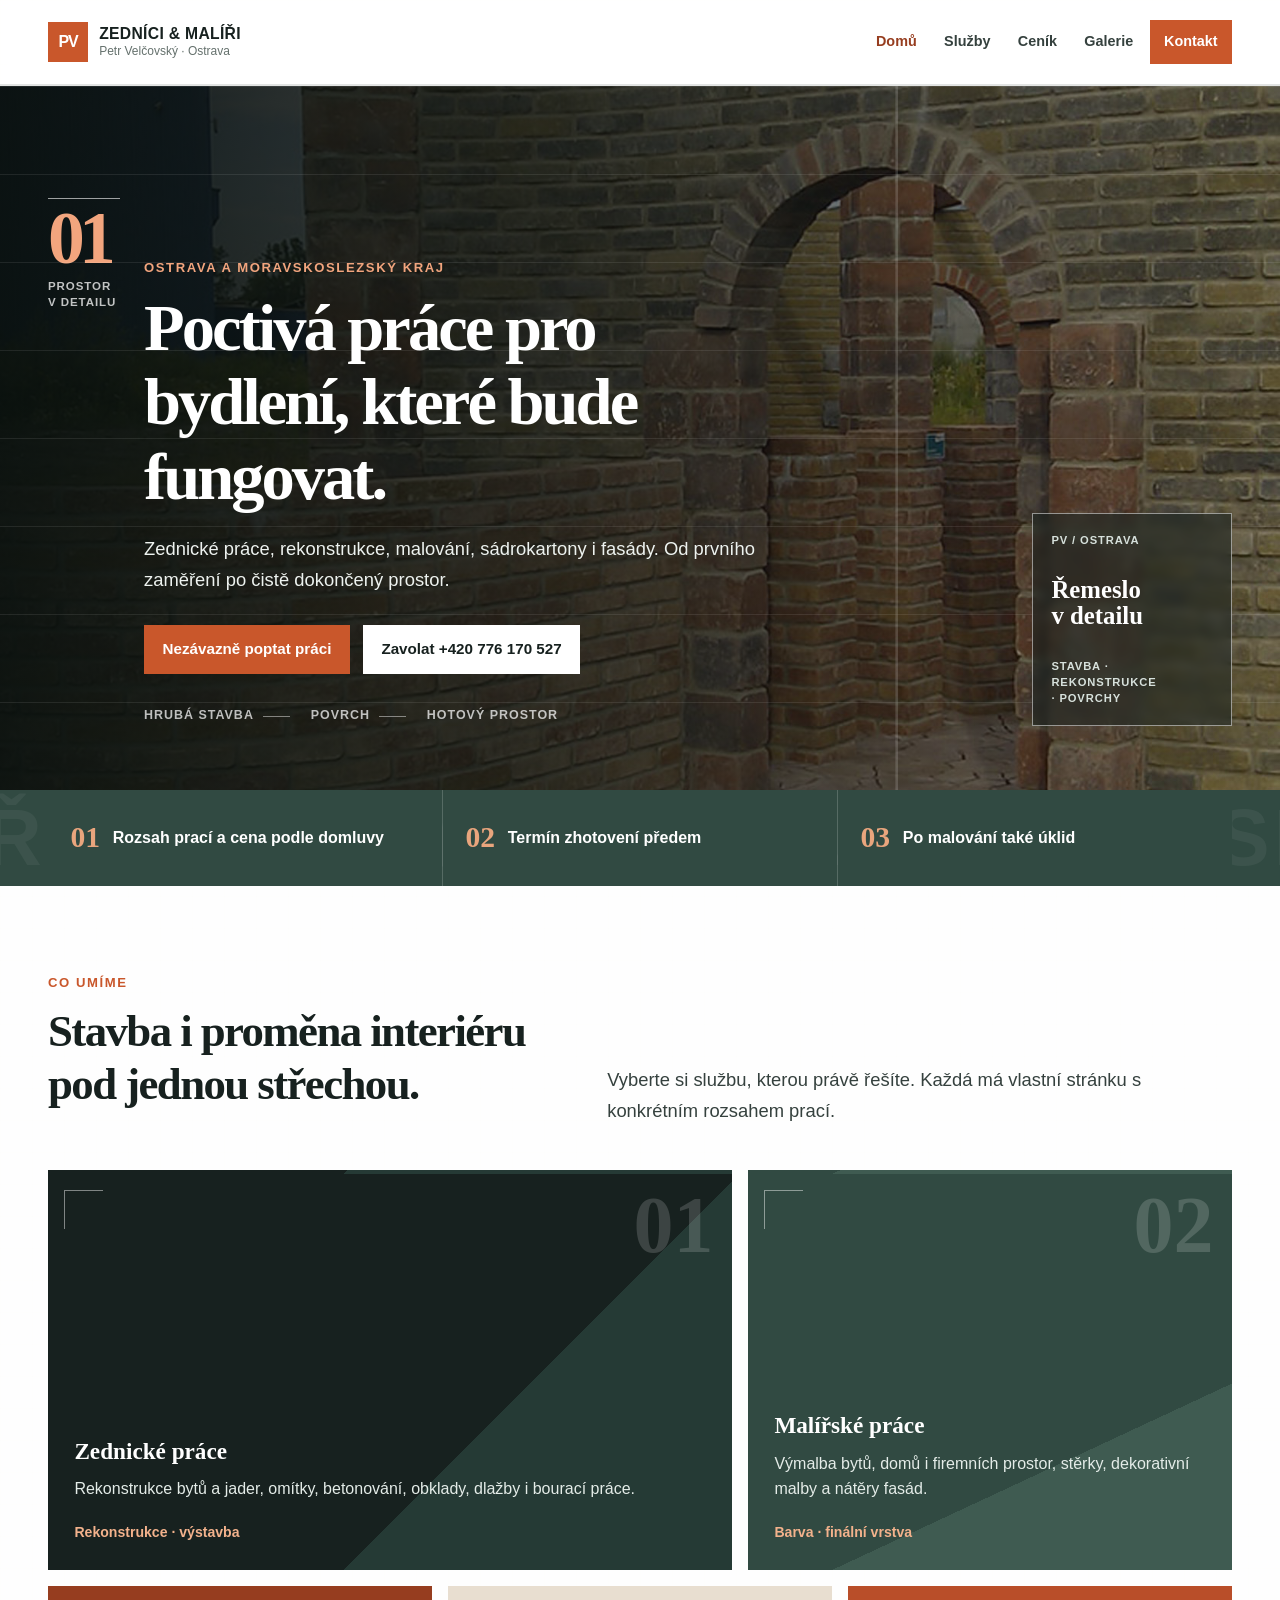
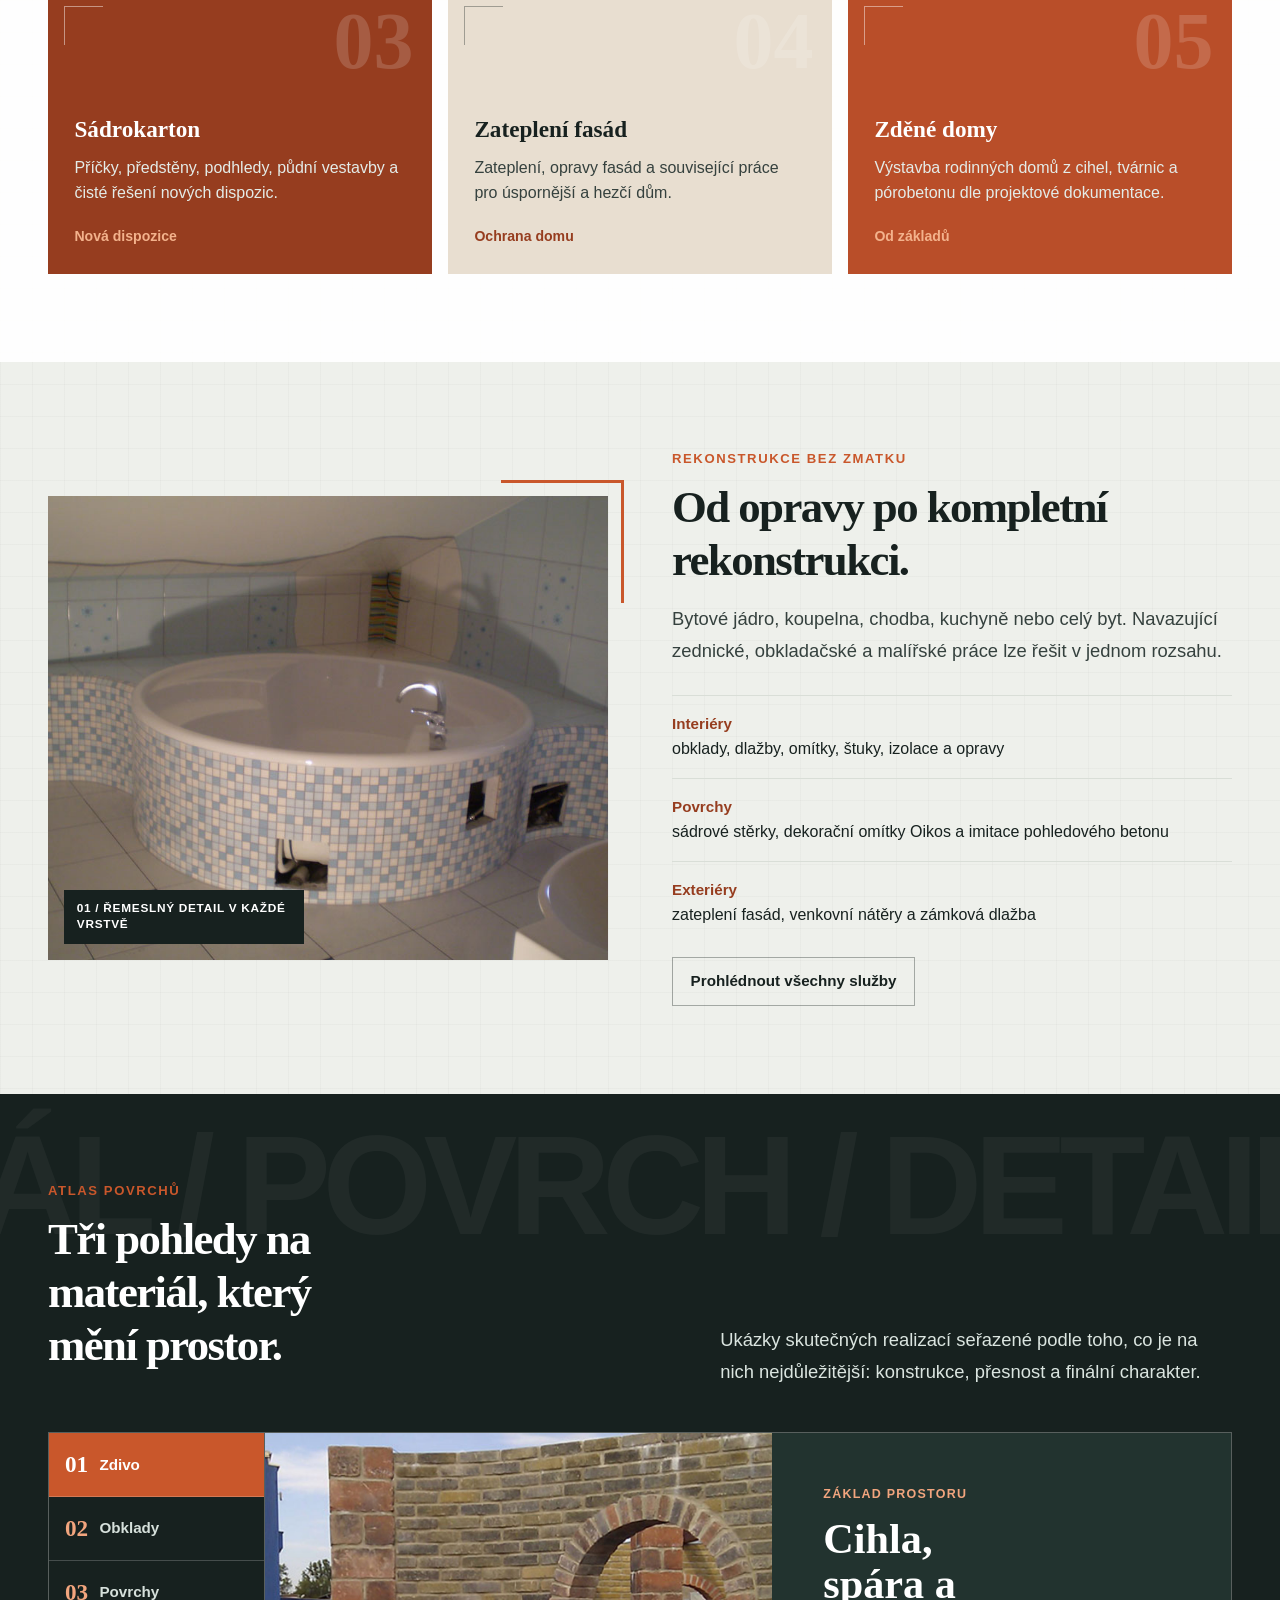
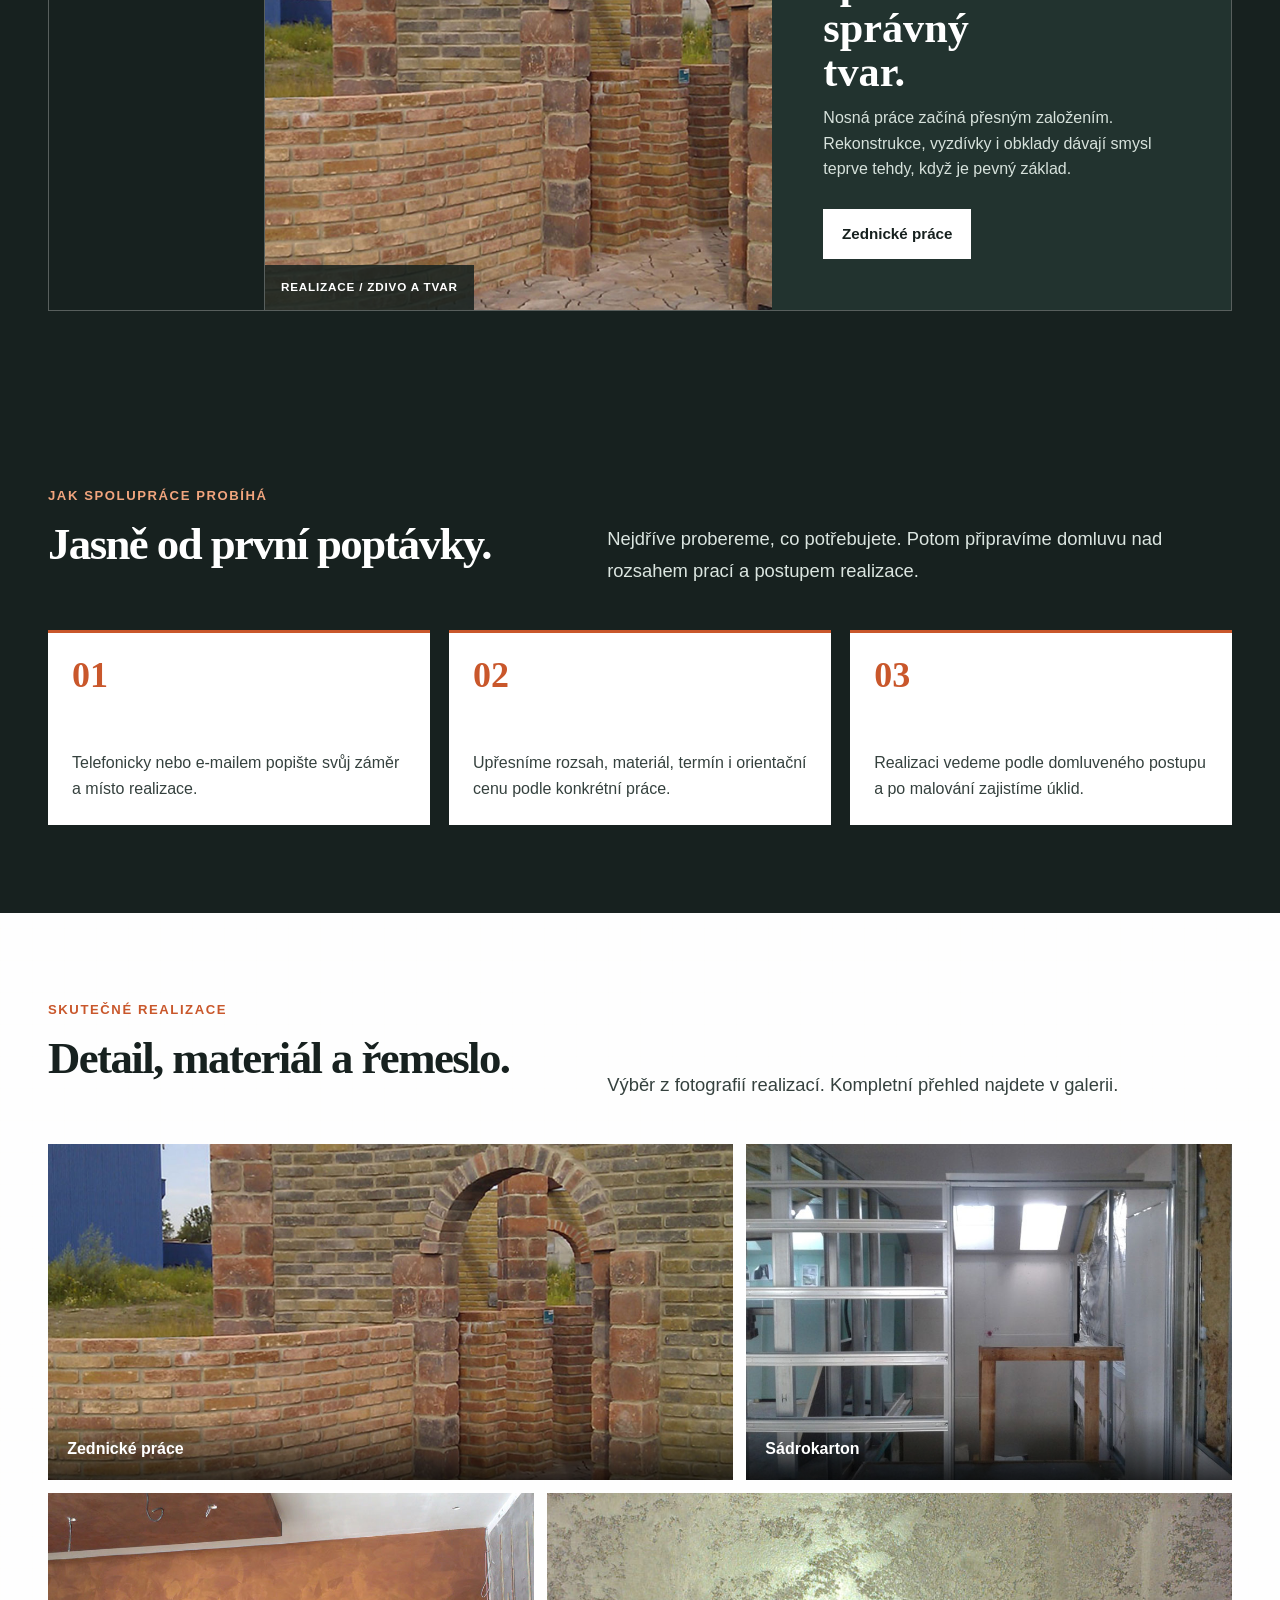
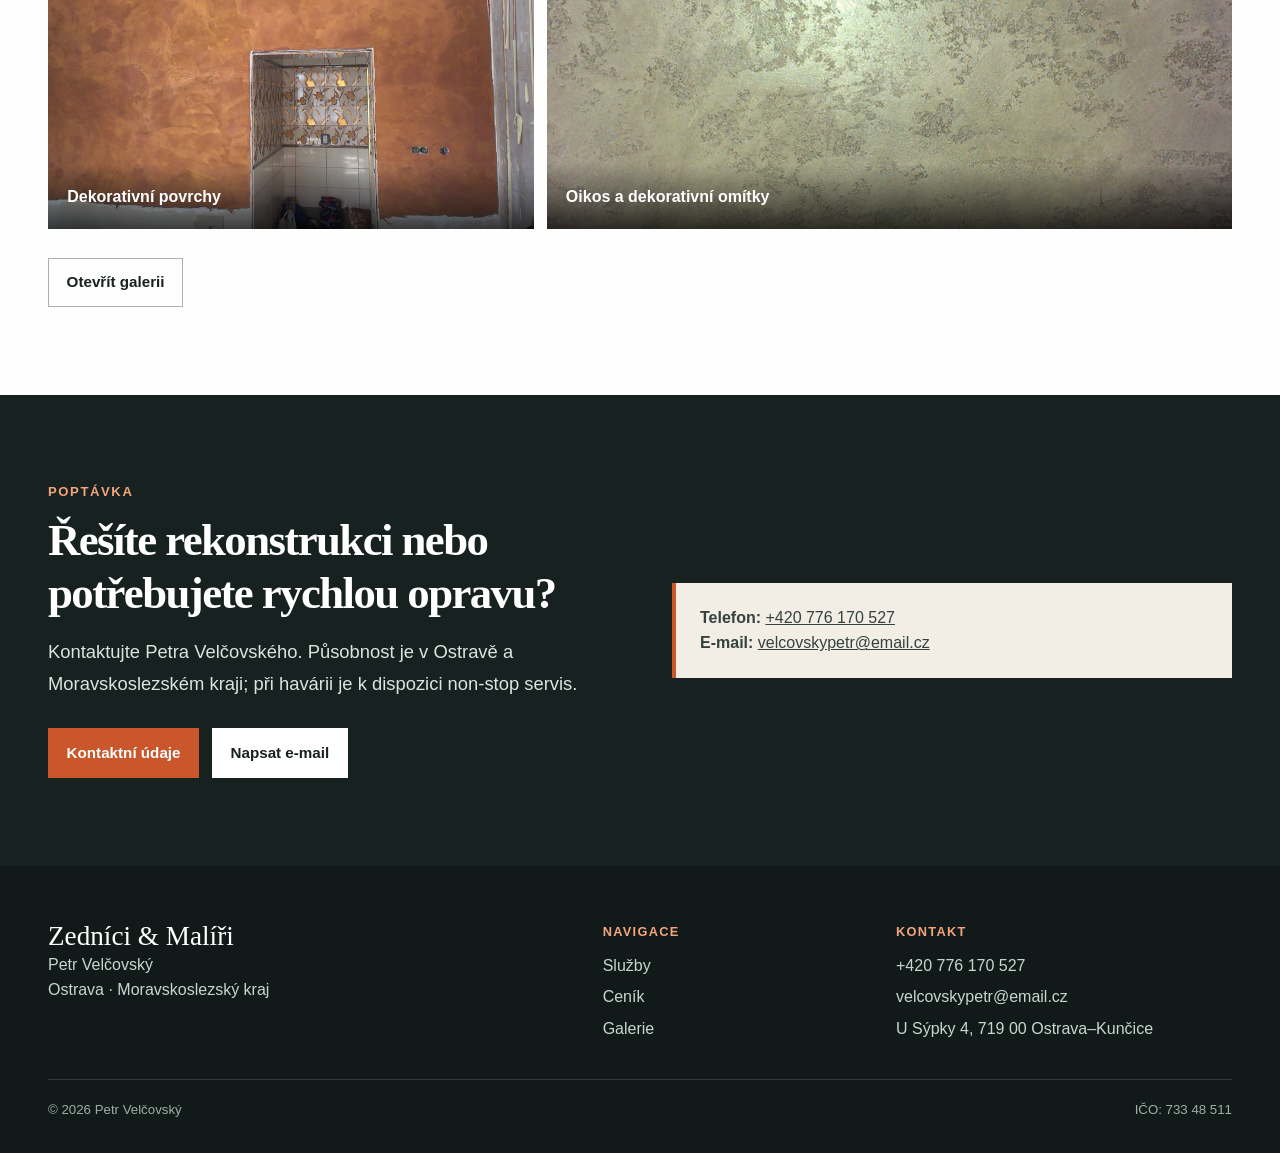
<file: index.html>
<!doctype html>
<html lang="cs">
<head>
  <meta charset="utf-8">
  <meta name="viewport" content="width=device-width, initial-scale=1">
  <meta name="description" content="Zednické, malířské a rekonstrukční práce Petra Velčovského v Ostravě a Moravskoslezském kraji.">
  <meta name="theme-color" content="#17211f">
  <link rel="icon" type="image/svg+xml" href="data:image/svg+xml,%3Csvg xmlns='http://www.w3.org/2000/svg' viewBox='0 0 64 64'%3E%3Crect width='64' height='64' fill='%23c9572b'/%3E%3Cpath d='M17 46V18h12c9 0 14 5 14 13s-5 13-14 13h-5v2H17zm7-9h5c4 0 7-2 7-6s-3-6-7-6h-5v12z' fill='white'/%3E%3C/svg%3E">
  <link rel="stylesheet" href="style.css">
  <script src="script.js" defer></script>
  <title>Zedníci &amp; Malíři | Petr Velčovský · Ostrava</title>
</head>
<body>
  <a class="skip-link" href="#obsah">Přeskočit na obsah</a>
  <header class="site-header">
    <div class="wrap header-inner">
      <a class="brand" href="index.html" aria-label="Zedníci a malíři — domů"><span class="brand-mark">PV</span><span><b>Zedníci &amp; Malíři</b><small>Petr Velčovský · Ostrava</small></span></a>
      <button class="nav-toggle" type="button" aria-expanded="false" aria-controls="hlavni-menu">Menu</button>
      <nav id="hlavni-menu" class="primary-nav" aria-label="Hlavní navigace">
        <a href="index.html" aria-current="page">Domů</a>
        <a href="sluzby.html">Služby</a>
        <a href="cenik.html">Ceník</a>
        <a href="galerie.html">Galerie</a>
        <a class="nav-cta" href="kontakt.html">Kontakt</a>
      </nav>
    </div>
  </header>
  <main id="obsah">
    <section class="hero">
      <div class="wrap hero-content">
        <div class="hero-index" aria-hidden="true"><span>01</span><small>Prostor<br>v detailu</small></div>
        <div class="hero-panel">
          <p class="eyebrow">Ostrava a Moravskoslezský kraj</p>
          <h1>Poctivá práce pro bydlení, které bude fungovat.</h1>
          <p class="lead">Zednické práce, rekonstrukce, malování, sádrokartony i fasády. Od prvního zaměření po čistě dokončený prostor.</p>
          <div class="button-row">
            <a class="button" href="kontakt.html">Nezávazně poptat práci</a>
            <a class="button button--light" href="tel:+420776170527">Zavolat +420 776 170 527</a>
          </div>
          <p class="hero-footnote"><span>Hrubá stavba</span><span>Povrch</span><span>Hotový prostor</span></p>
        </div>
        <aside class="hero-record" aria-label="Profil řemesla"><span>PV / Ostrava</span><strong>Řemeslo<br>v detailu</strong><small>Stavba · rekonstrukce<br>· povrchy</small></aside>
      </div>
    </section>
    <section class="trust-strip" aria-label="Základní přístup k práci">
      <div class="wrap"><ul class="trust-list">
        <li><span class="trust-number">01</span>Rozsah prací a cena podle domluvy</li>
        <li><span class="trust-number">02</span>Termín zhotovení předem</li>
        <li><span class="trust-number">03</span>Po malování také úklid</li>
      </ul></div>
    </section>
    <section class="section section--white">
      <div class="wrap">
        <div class="section-intro">
          <div><p class="eyebrow">Co umíme</p><h2>Stavba i proměna interiéru pod jednou střechou.</h2></div>
          <p class="lead">Vyberte si službu, kterou právě řešíte. Každá má vlastní stránku s konkrétním rozsahem prací.</p>
        </div>
        <div class="service-grid">
          <a class="service-card" data-index="01" href="zednicke-prace.html"><h3>Zednické práce</h3><p>Rekonstrukce bytů a jader, omítky, betonování, obklady, dlažby i bourací práce.</p><span>Rekonstrukce · výstavba</span></a>
          <a class="service-card" data-index="02" href="malirske-prace.html"><h3>Malířské práce</h3><p>Výmalba bytů, domů i firemních prostor, stěrky, dekorativní malby a nátěry fasád.</p><span>Barva · finální vrstva</span></a>
          <a class="service-card" data-index="03" href="sadrokarton.html"><h3>Sádrokarton</h3><p>Příčky, předstěny, podhledy, půdní vestavby a čisté řešení nových dispozic.</p><span>Nová dispozice</span></a>
          <a class="service-card" data-index="04" href="fasady.html"><h3>Zateplení fasád</h3><p>Zateplení, opravy fasád a související práce pro úspornější a hezčí dům.</p><span>Ochrana domu</span></a>
          <a class="service-card" data-index="05" href="zdene-domy.html"><h3>Zděné domy</h3><p>Výstavba rodinných domů z cihel, tvárnic a pórobetonu dle projektové dokumentace.</p><span>Od základů</span></a>
        </div>
      </div>
    </section>
    <section class="section">
      <div class="wrap feature-split">
        <figure class="feature-figure"><img class="feature-photo" src="assets/ob_1.jpg" alt="Koupelna s keramickým obkladem a mozaikou z realizace"><figcaption>01 / Řemeslný detail v každé vrstvě</figcaption></figure>
        <div>
          <p class="eyebrow">Rekonstrukce bez zmatku</p>
          <h2>Od opravy po kompletní rekonstrukci.</h2>
          <p class="lead">Bytové jádro, koupelna, chodba, kuchyně nebo celý byt. Navazující zednické, obkladačské a malířské práce lze řešit v jednom rozsahu.</p>
          <div class="facts">
            <div class="fact"><strong>Interiéry</strong>obklady, dlažby, omítky, štuky, izolace a opravy</div>
            <div class="fact"><strong>Povrchy</strong>sádrové stěrky, dekorační omítky Oikos a imitace pohledového betonu</div>
            <div class="fact"><strong>Exteriéry</strong>zateplení fasád, venkovní nátěry a zámková dlažba</div>
          </div>
          <div class="button-row"><a class="button button--quiet" href="sluzby.html">Prohlédnout všechny služby</a></div>
        </div>
      </div>
    </section>
    <section class="material-atlas" aria-labelledby="atlas-title">
      <div class="wrap">
        <div class="atlas-heading"><div><p class="eyebrow">Atlas povrchů</p><h2 id="atlas-title">Tři pohledy na materiál, který mění prostor.</h2></div><p class="lead">Ukázky skutečných realizací seřazené podle toho, co je na nich nejdůležitější: konstrukce, přesnost a finální charakter.</p></div>
        <div class="atlas-shell">
          <div class="atlas-tabs" role="tablist" aria-label="Pohledy na materiály">
            <button class="atlas-tab" type="button" role="tab" aria-selected="true" aria-controls="atlas-zdivo" data-atlas-target="zdivo"><span>01</span> Zdivo</button>
            <button class="atlas-tab" type="button" role="tab" aria-selected="false" aria-controls="atlas-obklady" data-atlas-target="obklady"><span>02</span> Obklady</button>
            <button class="atlas-tab" type="button" role="tab" aria-selected="false" aria-controls="atlas-povrchy" data-atlas-target="povrchy"><span>03</span> Povrchy</button>
          </div>
          <div class="atlas-stage">
            <article id="atlas-zdivo" class="atlas-panel" role="tabpanel" data-atlas-panel="zdivo">
              <figure><img src="assets/33.jpg" alt="Zděná konstrukce z cihel s obloukovým průchodem"><figcaption>Realizace / zdivo a tvar</figcaption></figure>
              <div class="atlas-copy"><p class="atlas-kicker">Základ prostoru</p><h3>Cihla, spára a správný tvar.</h3><p>Nosná práce začíná přesným založením. Rekonstrukce, vyzdívky i obklady dávají smysl teprve tehdy, když je pevný základ.</p><a class="button button--light" href="zednicke-prace.html">Zednické práce</a></div>
            </article>
            <article id="atlas-obklady" class="atlas-panel" role="tabpanel" data-atlas-panel="obklady" hidden>
              <figure><img src="assets/ob_1.jpg" alt="Koupelna s keramickým obkladem a mozaikou z realizace"><figcaption>Realizace / obklad a skladba</figcaption></figure>
              <div class="atlas-copy"><p class="atlas-kicker">Přesnost v rastru</p><h3>Detail, který drží celou místnost.</h3><p>Obklad, dlažba i začištění kolem zařizovacích prvků potřebují klidnou ruku a návaznost na ostatní práce v interiéru.</p><a class="button button--light" href="zednicke-prace.html">Obklady a dlažby</a></div>
            </article>
            <article id="atlas-povrchy" class="atlas-panel" role="tabpanel" data-atlas-panel="povrchy" hidden>
              <figure><img src="assets/jine_6.jpg" alt="Travertino romano jako dekorativní povrch"><figcaption>Realizace / struktura povrchu</figcaption></figure>
              <div class="atlas-copy"><p class="atlas-kicker">Finální charakter</p><h3>Světlo, textura a povrch.</h3><p>Malba, stěrka nebo dekorativní omítka dávají prostoru vlastní atmosféru. Každá vrstva se pozná až zblízka.</p><a class="button button--light" href="malirske-prace.html">Malířské práce</a></div>
            </article>
          </div>
        </div>
      </div>
    </section>
    <section class="section section--dark">
      <div class="wrap">
        <div class="section-intro"><div><p class="eyebrow">Jak spolupráce probíhá</p><h2>Jasně od první poptávky.</h2></div><p class="lead">Nejdříve probereme, co potřebujete. Potom připravíme domluvu nad rozsahem prací a postupem realizace.</p></div>
        <div class="process">
          <article class="process-card"><h3>Ozvěte se</h3><p>Telefonicky nebo e‑mailem popište svůj záměr a místo realizace.</p></article>
          <article class="process-card"><h3>Probereme řešení</h3><p>Upřesníme rozsah, materiál, termín i orientační cenu podle konkrétní práce.</p></article>
          <article class="process-card"><h3>Pustíme se do práce</h3><p>Realizaci vedeme podle domluveného postupu a po malování zajistíme úklid.</p></article>
        </div>
      </div>
    </section>
    <section class="section section--white">
      <div class="wrap">
        <div class="section-intro"><div><p class="eyebrow">Skutečné realizace</p><h2>Detail, materiál a řemeslo.</h2></div><p class="lead">Výběr z fotografií realizací. Kompletní přehled najdete v galerii.</p></div>
        <div class="gallery-teaser">
          <figure><img src="assets/33.jpg" alt="Zděná konstrukce z cihel s obloukovým průchodem"><figcaption>Zednické práce</figcaption></figure>
          <figure><img src="assets/sadr_3.jpg" alt="Sádrokartonová konstrukce v interiéru"><figcaption>Sádrokarton</figcaption></figure>
          <figure><img src="assets/malir_20.jpg" alt="Dekorativní omítka v interiéru"><figcaption>Dekorativní povrchy</figcaption></figure>
          <figure><img src="assets/jine_6.jpg" alt="Travertino romano jako dekorativní povrch"><figcaption>Oikos a dekorativní omítky</figcaption></figure>
        </div>
        <div class="button-row"><a class="button button--quiet" href="galerie.html">Otevřít galerii</a></div>
      </div>
    </section>
    <section class="section section--dark">
      <div class="wrap feature-split">
        <div><p class="eyebrow">Poptávka</p><h2>Řešíte rekonstrukci nebo potřebujete rychlou opravu?</h2><p class="lead">Kontaktujte Petra Velčovského. Působnost je v Ostravě a Moravskoslezském kraji; při havárii je k dispozici non-stop servis.</p><div class="button-row"><a class="button" href="kontakt.html">Kontaktní údaje</a><a class="button button--light" href="mailto:velcovskypetr@email.cz">Napsat e-mail</a></div></div>
        <div class="notice"><strong>Telefon:</strong> <a href="tel:+420776170527">+420 776 170 527</a><br><strong>E-mail:</strong> <a href="mailto:velcovskypetr@email.cz">velcovskypetr@email.cz</a></div>
      </div>
    </section>
  </main>
  <footer class="site-footer">
    <div class="wrap footer-grid"><div><div class="footer-brand">Zedníci &amp; Malíři</div><p>Petr Velčovský<br>Ostrava · Moravskoslezský kraj</p></div><div><p class="footer-title">Navigace</p><ul class="footer-list"><li><a href="sluzby.html">Služby</a></li><li><a href="cenik.html">Ceník</a></li><li><a href="galerie.html">Galerie</a></li></ul></div><div><p class="footer-title">Kontakt</p><ul class="footer-list"><li><a href="tel:+420776170527">+420 776 170 527</a></li><li><a href="mailto:velcovskypetr@email.cz">velcovskypetr@email.cz</a></li><li>U Sýpky 4, 719 00 Ostrava–Kunčice</li></ul></div></div>
    <div class="wrap footer-bottom"><p>© <span id="year">2026</span> Petr Velčovský</p><p>IČO: 733 48 511</p></div>
  </footer>
</body>
</html>
</file>
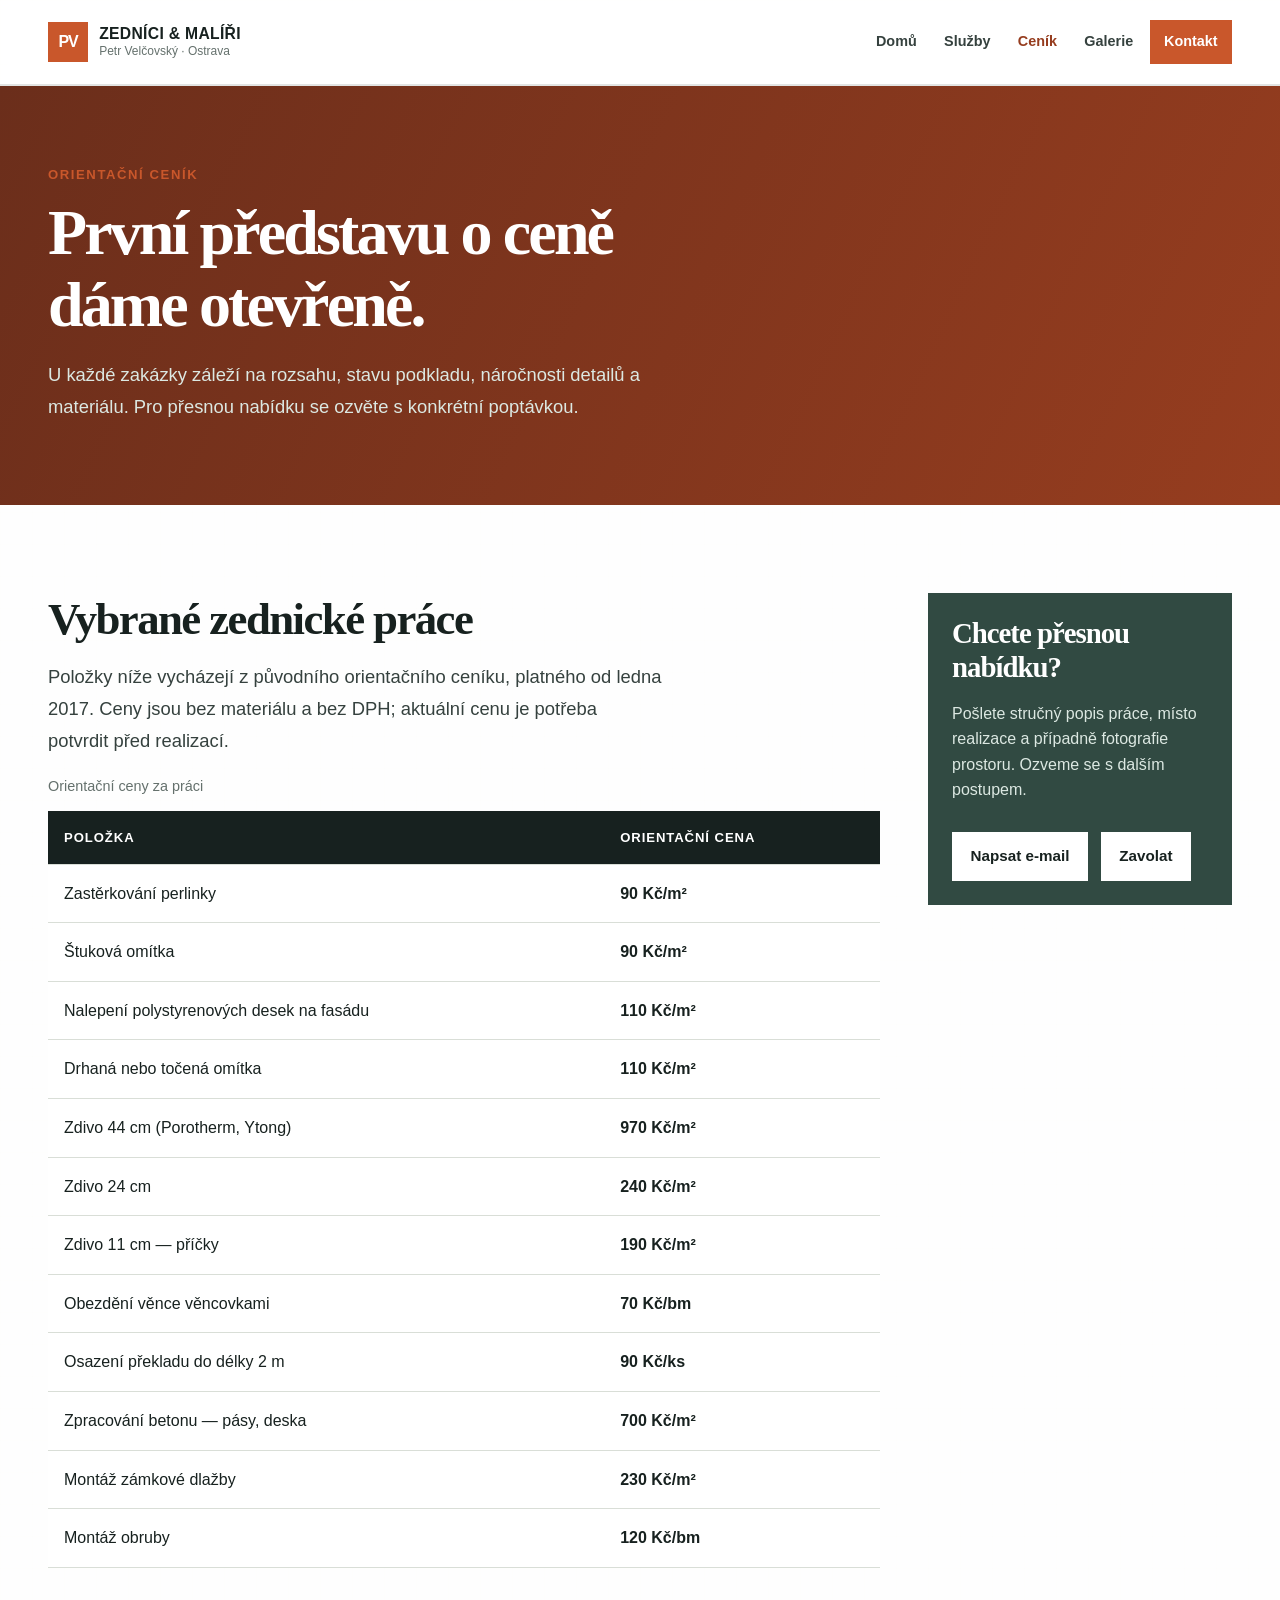
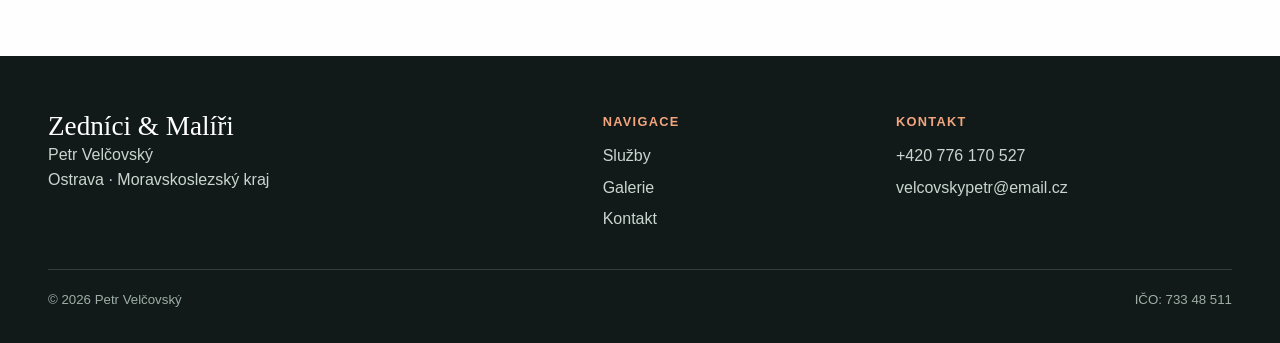
<file: cenik.html>
<!doctype html>
<html lang="cs"><head><meta charset="utf-8"><meta name="viewport" content="width=device-width, initial-scale=1"><meta name="description" content="Orientační ceník zednických prací Petra Velčovského v Ostravě."><meta name="theme-color" content="#17211f"><link rel="icon" type="image/svg+xml" href="data:image/svg+xml,%3Csvg xmlns='http://www.w3.org/2000/svg' viewBox='0 0 64 64'%3E%3Crect width='64' height='64' fill='%23c9572b'/%3E%3Cpath d='M17 46V18h12c9 0 14 5 14 13s-5 13-14 13h-5v2H17zm7-9h5c4 0 7-2 7-6s-3-6-7-6h-5v12z' fill='white'/%3E%3C/svg%3E"><link rel="stylesheet" href="style.css"><script src="script.js" defer></script><title>Orientační ceník | Zedníci &amp; Malíři</title></head><body>
<a class="skip-link" href="#obsah">Přeskočit na obsah</a><header class="site-header"><div class="wrap header-inner"><a class="brand" href="index.html" aria-label="Zedníci a malíři — domů"><span class="brand-mark">PV</span><span><b>Zedníci &amp; Malíři</b><small>Petr Velčovský · Ostrava</small></span></a><button class="nav-toggle" type="button" aria-expanded="false" aria-controls="hlavni-menu">Menu</button><nav id="hlavni-menu" class="primary-nav" aria-label="Hlavní navigace"><a href="index.html">Domů</a><a href="sluzby.html">Služby</a><a href="cenik.html" aria-current="page">Ceník</a><a href="galerie.html">Galerie</a><a class="nav-cta" href="kontakt.html">Kontakt</a></nav></div></header>
<main id="obsah"><section class="page-hero page-hero--brick"><div class="wrap"><p class="eyebrow">Orientační ceník</p><h1>První představu o ceně dáme otevřeně.</h1><p class="lead">U každé zakázky záleží na rozsahu, stavu podkladu, náročnosti detailů a materiálu. Pro přesnou nabídku se ozvěte s konkrétní poptávkou.</p></div></section>
<section class="section section--white"><div class="wrap price-layout"><div><h2>Vybrané zednické práce</h2><p class="lead">Položky níže vycházejí z původního orientačního ceníku, platného od ledna 2017. Ceny jsou bez materiálu a bez DPH; aktuální cenu je potřeba potvrdit před realizací.</p><table class="price-table"><caption>Orientační ceny za práci</caption><thead><tr><th scope="col">Položka</th><th scope="col">Orientační cena</th></tr></thead><tbody><tr><td>Zastěrkování perlinky</td><td>90 Kč/m²</td></tr><tr><td>Štuková omítka</td><td>90 Kč/m²</td></tr><tr><td>Nalepení polystyrenových desek na fasádu</td><td>110 Kč/m²</td></tr><tr><td>Drhaná nebo točená omítka</td><td>110 Kč/m²</td></tr><tr><td>Zdivo 44 cm (Porotherm, Ytong)</td><td>970 Kč/m²</td></tr><tr><td>Zdivo 24 cm</td><td>240 Kč/m²</td></tr><tr><td>Zdivo 11 cm — příčky</td><td>190 Kč/m²</td></tr><tr><td>Obezdění věnce věncovkami</td><td>70 Kč/bm</td></tr><tr><td>Osazení překladu do délky 2 m</td><td>90 Kč/ks</td></tr><tr><td>Zpracování betonu — pásy, deska</td><td>700 Kč/m²</td></tr><tr><td>Montáž zámkové dlažby</td><td>230 Kč/m²</td></tr><tr><td>Montáž obruby</td><td>120 Kč/bm</td></tr></tbody></table></div><aside class="price-aside"><h2>Chcete přesnou nabídku?</h2><p>Pošlete stručný popis práce, místo realizace a případně fotografie prostoru. Ozveme se s dalším postupem.</p><div class="button-row"><a class="button button--light" href="mailto:velcovskypetr@email.cz">Napsat e-mail</a><a class="button button--light" href="tel:+420776170527">Zavolat</a></div></aside></div></section></main>
<footer class="site-footer"><div class="wrap footer-grid"><div><div class="footer-brand">Zedníci &amp; Malíři</div><p>Petr Velčovský<br>Ostrava · Moravskoslezský kraj</p></div><div><p class="footer-title">Navigace</p><ul class="footer-list"><li><a href="sluzby.html">Služby</a></li><li><a href="galerie.html">Galerie</a></li><li><a href="kontakt.html">Kontakt</a></li></ul></div><div><p class="footer-title">Kontakt</p><ul class="footer-list"><li><a href="tel:+420776170527">+420 776 170 527</a></li><li><a href="mailto:velcovskypetr@email.cz">velcovskypetr@email.cz</a></li></ul></div></div><div class="wrap footer-bottom"><p>© 2026 Petr Velčovský</p><p>IČO: 733 48 511</p></div></footer></body></html>
</file>
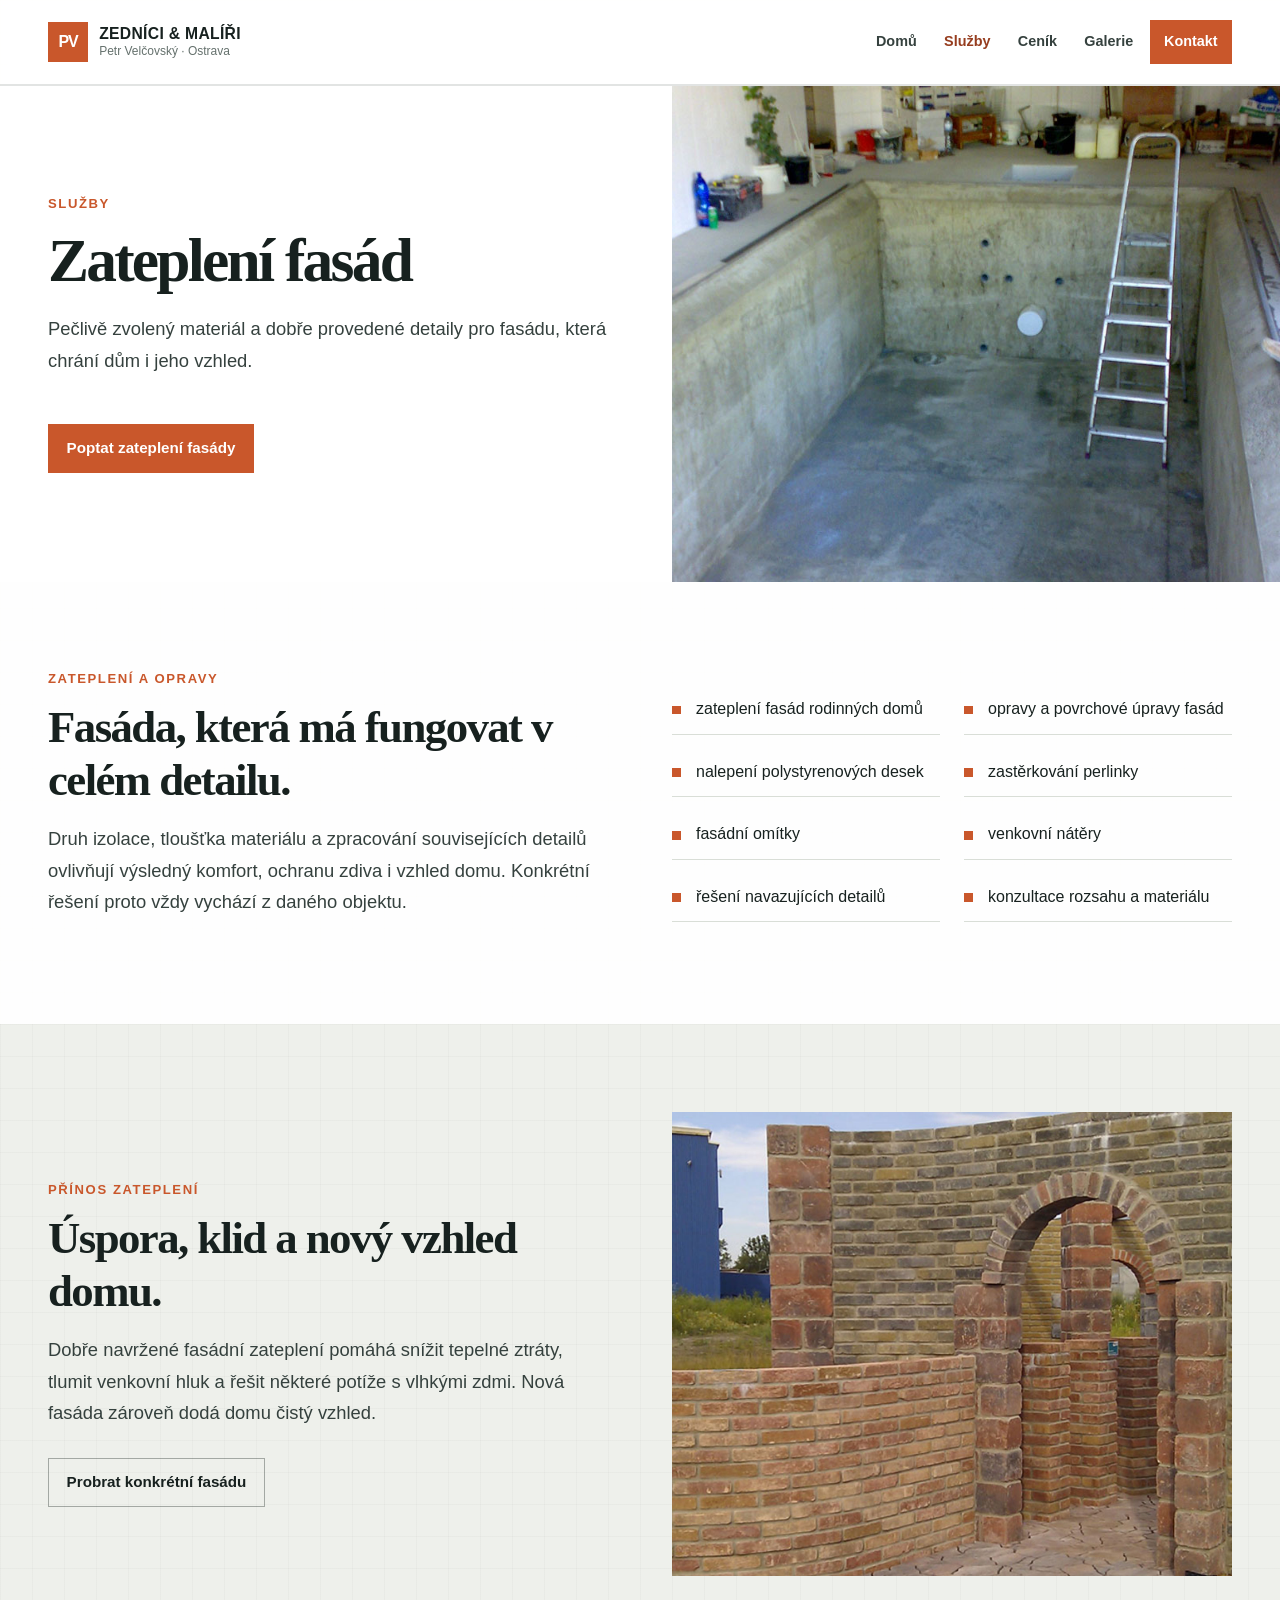
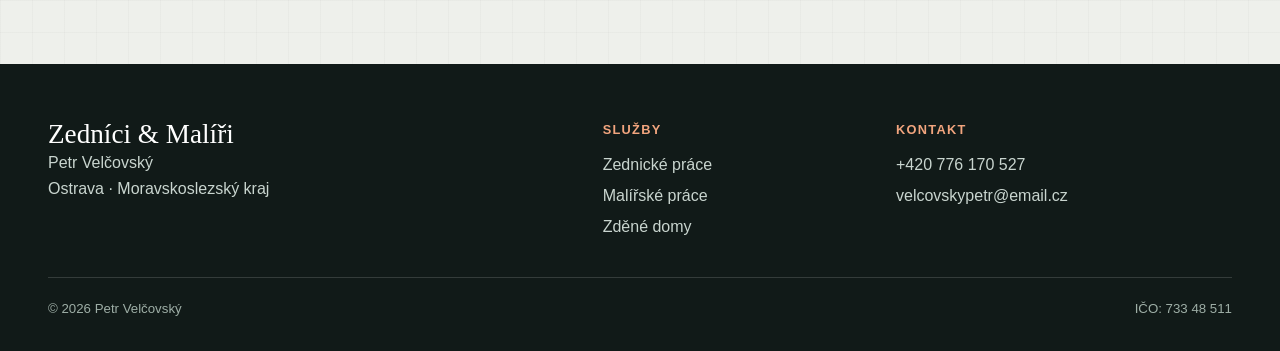
<file: fasady.html>
<!doctype html>
<html lang="cs"><head><meta charset="utf-8"><meta name="viewport" content="width=device-width, initial-scale=1"><meta name="description" content="Zateplení a opravy fasád v Ostravě a Moravskoslezském kraji."><meta name="theme-color" content="#17211f"><link rel="icon" type="image/svg+xml" href="data:image/svg+xml,%3Csvg xmlns='http://www.w3.org/2000/svg' viewBox='0 0 64 64'%3E%3Crect width='64' height='64' fill='%23c9572b'/%3E%3Cpath d='M17 46V18h12c9 0 14 5 14 13s-5 13-14 13h-5v2H17zm7-9h5c4 0 7-2 7-6s-3-6-7-6h-5v12z' fill='white'/%3E%3C/svg%3E"><link rel="stylesheet" href="style.css"><script src="script.js" defer></script><title>Zateplení fasád | Zedníci &amp; Malíři</title></head><body>
<a class="skip-link" href="#obsah">Přeskočit na obsah</a><header class="site-header"><div class="wrap header-inner"><a class="brand" href="index.html" aria-label="Zedníci a malíři — domů"><span class="brand-mark">PV</span><span><b>Zedníci &amp; Malíři</b><small>Petr Velčovský · Ostrava</small></span></a><button class="nav-toggle" type="button" aria-expanded="false" aria-controls="hlavni-menu">Menu</button><nav id="hlavni-menu" class="primary-nav" aria-label="Hlavní navigace"><a href="index.html">Domů</a><a href="sluzby.html" aria-current="page">Služby</a><a href="cenik.html">Ceník</a><a href="galerie.html">Galerie</a><a class="nav-cta" href="kontakt.html">Kontakt</a></nav></div></header>
<main id="obsah"><section class="detail-hero"><div class="detail-hero__copy"><p class="eyebrow">Služby</p><h1>Zateplení fasád</h1><p class="lead">Pečlivě zvolený materiál a dobře provedené detaily pro fasádu, která chrání dům i jeho vzhled.</p><div class="button-row"><a class="button" href="kontakt.html">Poptat zateplení fasády</a></div></div><img class="detail-hero__image" src="assets/zed_1.jpg" alt="Stavební práce na zděné konstrukci"></section>
<section class="section section--white"><div class="wrap feature-split"><div><p class="eyebrow">Zateplení a opravy</p><h2>Fasáda, která má fungovat v celém detailu.</h2><p class="lead">Druh izolace, tloušťka materiálu a zpracování souvisejících detailů ovlivňují výsledný komfort, ochranu zdiva i vzhled domu. Konkrétní řešení proto vždy vychází z daného objektu.</p></div><ul class="detail-list"><li>zateplení fasád rodinných domů</li><li>opravy a povrchové úpravy fasád</li><li>nalepení polystyrenových desek</li><li>zastěrkování perlinky</li><li>fasádní omítky</li><li>venkovní nátěry</li><li>řešení navazujících detailů</li><li>konzultace rozsahu a materiálu</li></ul></div></section>
<section class="section"><div class="wrap feature-split feature-split--reverse"><img class="feature-photo" src="assets/33.jpg" alt="Detail cihelného zdiva"><div><p class="eyebrow">Přínos zateplení</p><h2>Úspora, klid a nový vzhled domu.</h2><p class="lead">Dobře navržené fasádní zateplení pomáhá snížit tepelné ztráty, tlumit venkovní hluk a řešit některé potíže s vlhkými zdmi. Nová fasáda zároveň dodá domu čistý vzhled.</p><div class="button-row"><a class="button button--quiet" href="kontakt.html">Probrat konkrétní fasádu</a></div></div></div></section></main>
<footer class="site-footer"><div class="wrap footer-grid"><div><div class="footer-brand">Zedníci &amp; Malíři</div><p>Petr Velčovský<br>Ostrava · Moravskoslezský kraj</p></div><div><p class="footer-title">Služby</p><ul class="footer-list"><li><a href="zednicke-prace.html">Zednické práce</a></li><li><a href="malirske-prace.html">Malířské práce</a></li><li><a href="zdene-domy.html">Zděné domy</a></li></ul></div><div><p class="footer-title">Kontakt</p><ul class="footer-list"><li><a href="tel:+420776170527">+420 776 170 527</a></li><li><a href="mailto:velcovskypetr@email.cz">velcovskypetr@email.cz</a></li></ul></div></div><div class="wrap footer-bottom"><p>© 2026 Petr Velčovský</p><p>IČO: 733 48 511</p></div></footer></body></html>
</file>
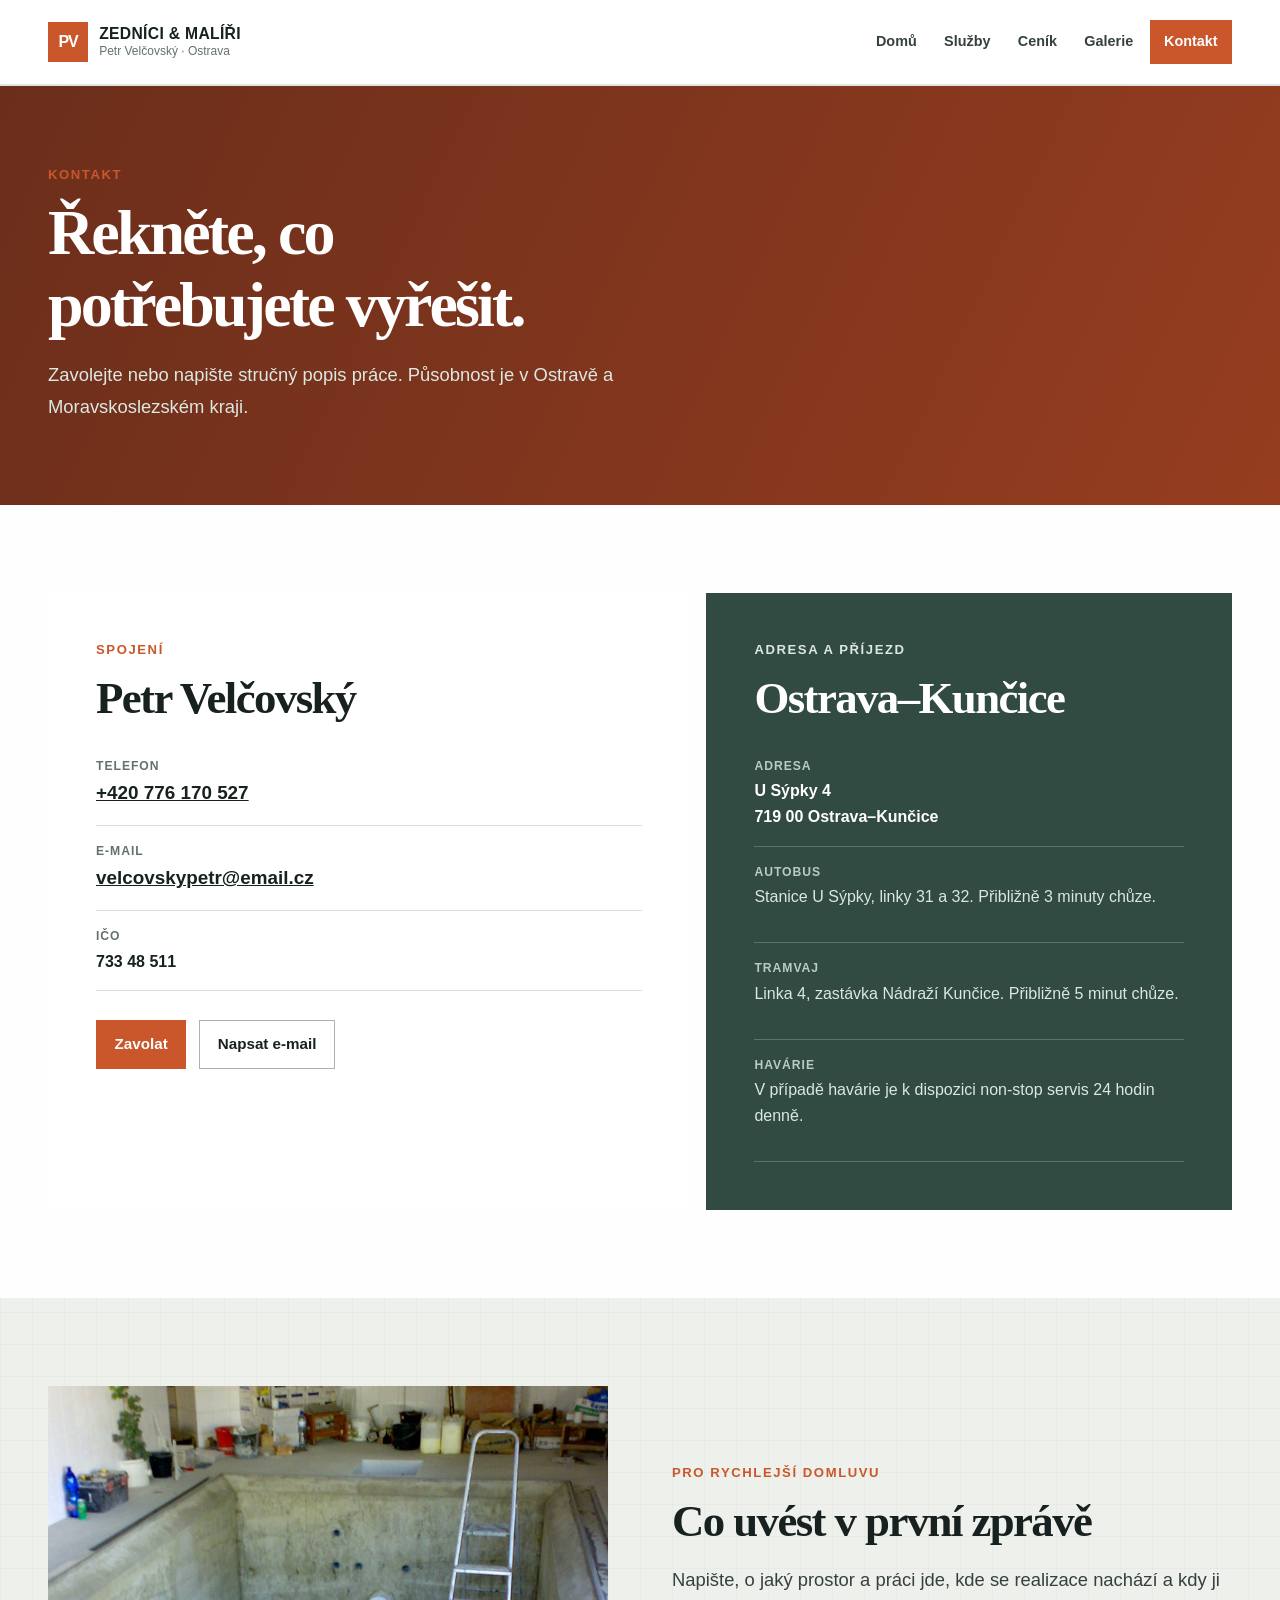
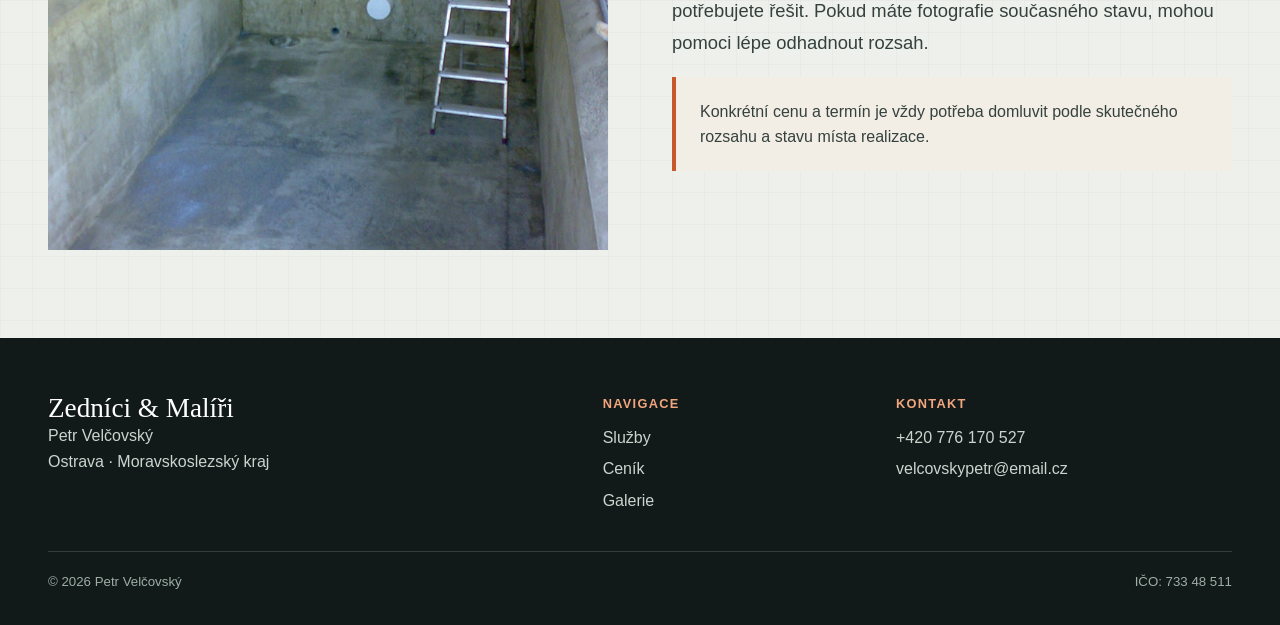
<file: kontakt.html>
<!doctype html>
<html lang="cs"><head><meta charset="utf-8"><meta name="viewport" content="width=device-width, initial-scale=1"><meta name="description" content="Kontakt na Petra Velčovského pro zednické a malířské práce v Ostravě."><meta name="theme-color" content="#17211f"><link rel="icon" type="image/svg+xml" href="data:image/svg+xml,%3Csvg xmlns='http://www.w3.org/2000/svg' viewBox='0 0 64 64'%3E%3Crect width='64' height='64' fill='%23c9572b'/%3E%3Cpath d='M17 46V18h12c9 0 14 5 14 13s-5 13-14 13h-5v2H17zm7-9h5c4 0 7-2 7-6s-3-6-7-6h-5v12z' fill='white'/%3E%3C/svg%3E"><link rel="stylesheet" href="style.css"><script src="script.js" defer></script><title>Kontakt | Zedníci &amp; Malíři</title></head><body>
<a class="skip-link" href="#obsah">Přeskočit na obsah</a><header class="site-header"><div class="wrap header-inner"><a class="brand" href="index.html" aria-label="Zedníci a malíři — domů"><span class="brand-mark">PV</span><span><b>Zedníci &amp; Malíři</b><small>Petr Velčovský · Ostrava</small></span></a><button class="nav-toggle" type="button" aria-expanded="false" aria-controls="hlavni-menu">Menu</button><nav id="hlavni-menu" class="primary-nav" aria-label="Hlavní navigace"><a href="index.html">Domů</a><a href="sluzby.html">Služby</a><a href="cenik.html">Ceník</a><a href="galerie.html">Galerie</a><a class="nav-cta" href="kontakt.html" aria-current="page">Kontakt</a></nav></div></header>
<main id="obsah"><section class="page-hero page-hero--brick"><div class="wrap"><p class="eyebrow">Kontakt</p><h1>Řekněte, co potřebujete vyřešit.</h1><p class="lead">Zavolejte nebo napište stručný popis práce. Působnost je v Ostravě a Moravskoslezském kraji.</p></div></section>
<section class="section section--white"><div class="wrap contact-grid"><div class="contact-card"><p class="eyebrow">Spojení</p><h2>Petr Velčovský</h2><div class="contact-item"><small>Telefon</small><a href="tel:+420776170527">+420 776 170 527</a></div><div class="contact-item"><small>E-mail</small><a href="mailto:velcovskypetr@email.cz">velcovskypetr@email.cz</a></div><div class="contact-item"><small>IČO</small><strong>733 48 511</strong></div><div class="button-row"><a class="button" href="tel:+420776170527">Zavolat</a><a class="button button--quiet" href="mailto:velcovskypetr@email.cz">Napsat e-mail</a></div></div><div class="contact-card contact-card--accent"><p class="eyebrow">Adresa a příjezd</p><h2>Ostrava–Kunčice</h2><div class="contact-item"><small>Adresa</small><strong>U Sýpky 4<br>719 00 Ostrava–Kunčice</strong></div><div class="contact-item"><small>Autobus</small><p>Stanice U Sýpky, linky 31 a 32. Přibližně 3 minuty chůze.</p></div><div class="contact-item"><small>Tramvaj</small><p>Linka 4, zastávka Nádraží Kunčice. Přibližně 5 minut chůze.</p></div><div class="contact-item"><small>Havárie</small><p>V případě havárie je k dispozici non-stop servis 24 hodin denně.</p></div></div></div></section>
<section class="section"><div class="wrap feature-split"><img class="feature-photo" src="assets/zed_1.jpg" alt="Stavební a zednické práce na zděné konstrukci"><div><p class="eyebrow">Pro rychlejší domluvu</p><h2>Co uvést v první zprávě</h2><p class="lead">Napište, o jaký prostor a práci jde, kde se realizace nachází a kdy ji potřebujete řešit. Pokud máte fotografie současného stavu, mohou pomoci lépe odhadnout rozsah.</p><div class="notice">Konkrétní cenu a termín je vždy potřeba domluvit podle skutečného rozsahu a stavu místa realizace.</div></div></div></section></main>
<footer class="site-footer"><div class="wrap footer-grid"><div><div class="footer-brand">Zedníci &amp; Malíři</div><p>Petr Velčovský<br>Ostrava · Moravskoslezský kraj</p></div><div><p class="footer-title">Navigace</p><ul class="footer-list"><li><a href="sluzby.html">Služby</a></li><li><a href="cenik.html">Ceník</a></li><li><a href="galerie.html">Galerie</a></li></ul></div><div><p class="footer-title">Kontakt</p><ul class="footer-list"><li><a href="tel:+420776170527">+420 776 170 527</a></li><li><a href="mailto:velcovskypetr@email.cz">velcovskypetr@email.cz</a></li></ul></div></div><div class="wrap footer-bottom"><p>© 2026 Petr Velčovský</p><p>IČO: 733 48 511</p></div></footer></body></html>
</file>
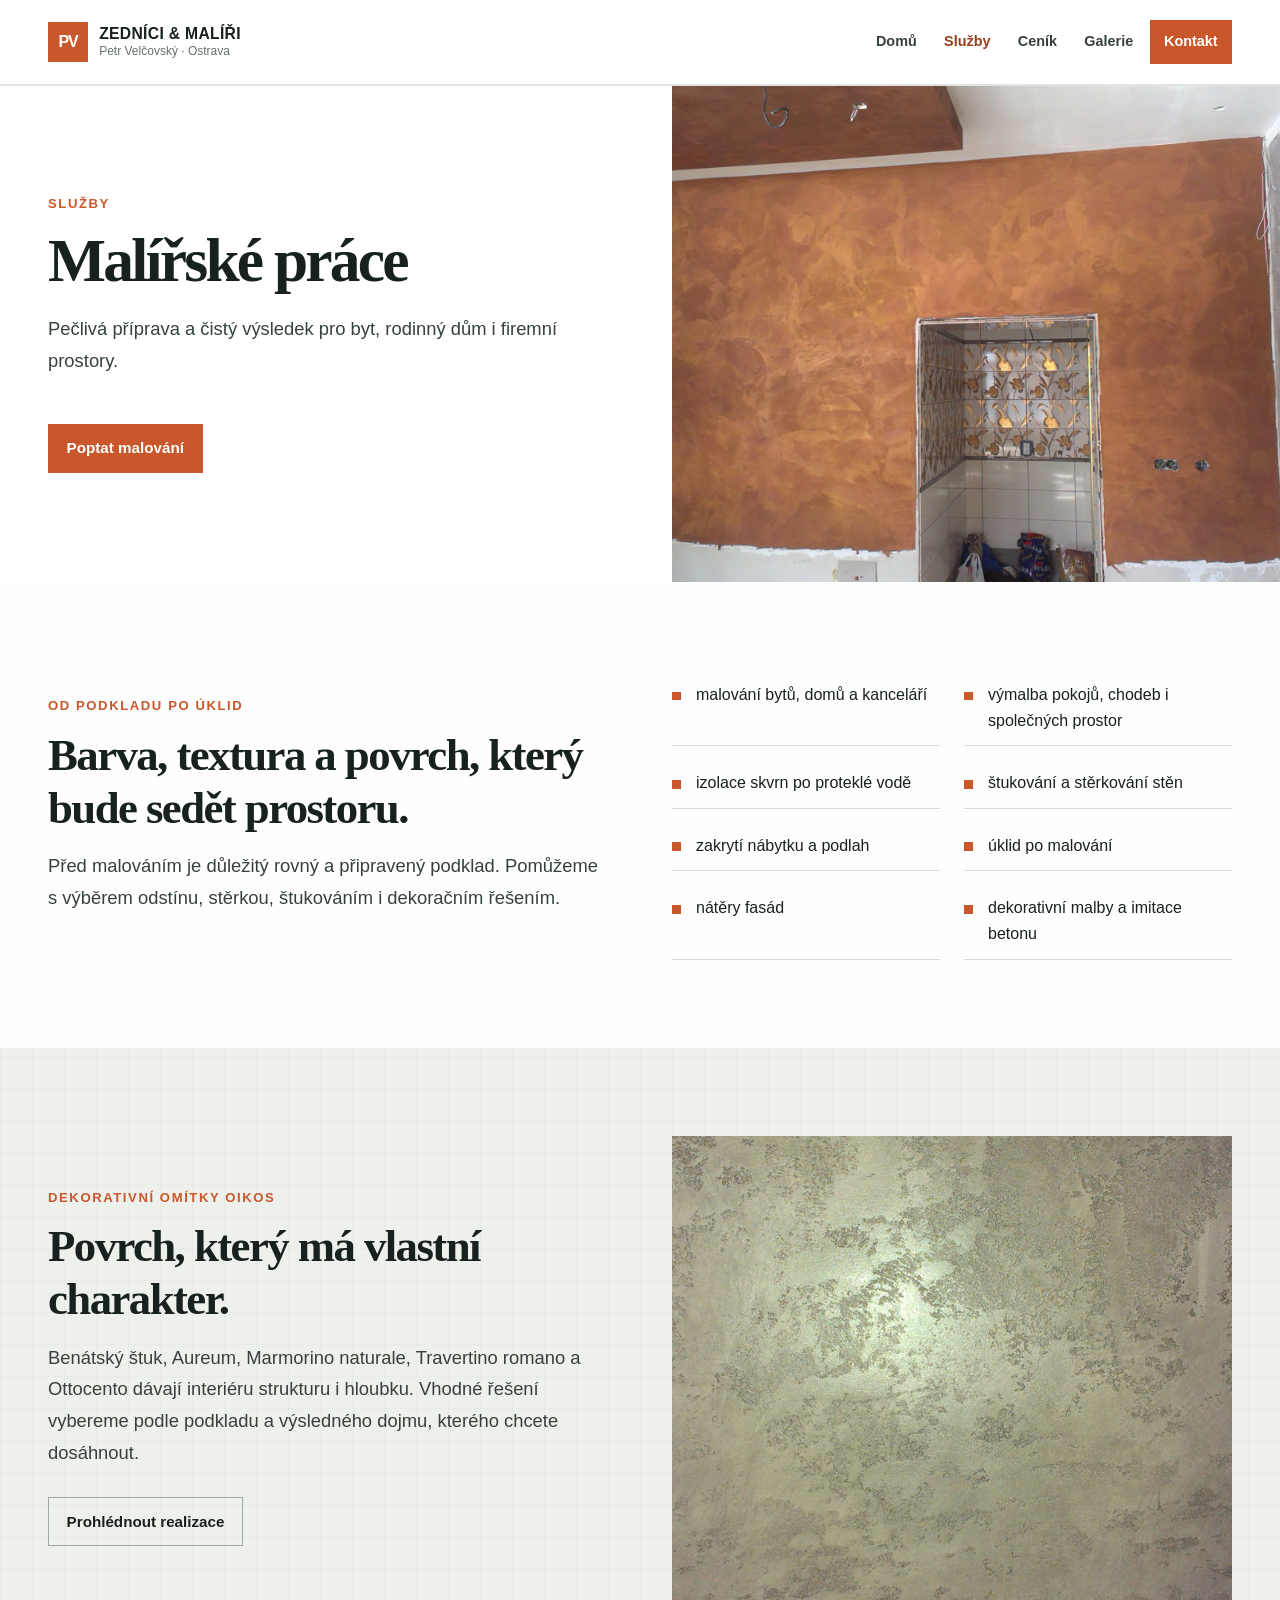
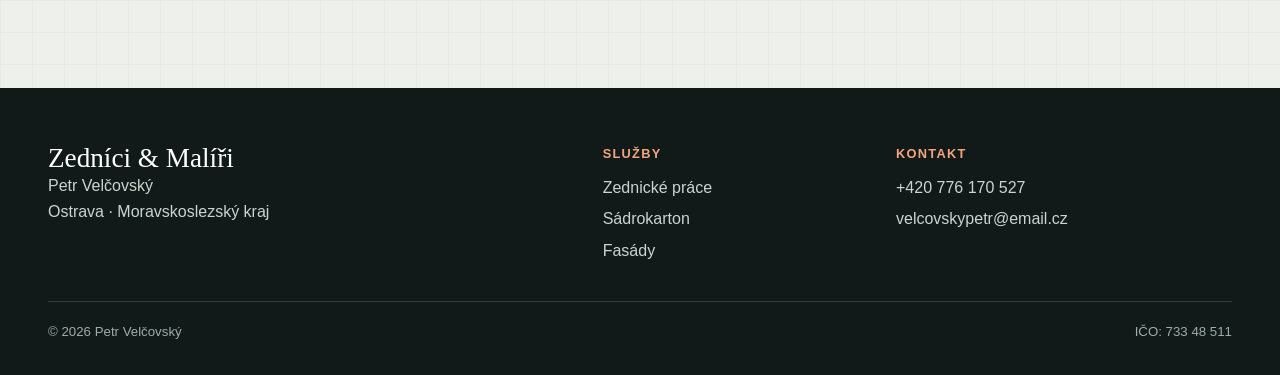
<file: malirske-prace.html>
<!doctype html>
<html lang="cs"><head><meta charset="utf-8"><meta name="viewport" content="width=device-width, initial-scale=1"><meta name="description" content="Malířské práce, sádrové stěrky a dekorativní omítky v Ostravě."><meta name="theme-color" content="#17211f"><link rel="icon" type="image/svg+xml" href="data:image/svg+xml,%3Csvg xmlns='http://www.w3.org/2000/svg' viewBox='0 0 64 64'%3E%3Crect width='64' height='64' fill='%23c9572b'/%3E%3Cpath d='M17 46V18h12c9 0 14 5 14 13s-5 13-14 13h-5v2H17zm7-9h5c4 0 7-2 7-6s-3-6-7-6h-5v12z' fill='white'/%3E%3C/svg%3E"><link rel="stylesheet" href="style.css"><script src="script.js" defer></script><title>Malířské práce | Zedníci &amp; Malíři</title></head><body>
<a class="skip-link" href="#obsah">Přeskočit na obsah</a><header class="site-header"><div class="wrap header-inner"><a class="brand" href="index.html" aria-label="Zedníci a malíři — domů"><span class="brand-mark">PV</span><span><b>Zedníci &amp; Malíři</b><small>Petr Velčovský · Ostrava</small></span></a><button class="nav-toggle" type="button" aria-expanded="false" aria-controls="hlavni-menu">Menu</button><nav id="hlavni-menu" class="primary-nav" aria-label="Hlavní navigace"><a href="index.html">Domů</a><a href="sluzby.html" aria-current="page">Služby</a><a href="cenik.html">Ceník</a><a href="galerie.html">Galerie</a><a class="nav-cta" href="kontakt.html">Kontakt</a></nav></div></header>
<main id="obsah"><section class="detail-hero"><div class="detail-hero__copy"><p class="eyebrow">Služby</p><h1>Malířské práce</h1><p class="lead">Pečlivá příprava a čistý výsledek pro byt, rodinný dům i firemní prostory.</p><div class="button-row"><a class="button" href="kontakt.html">Poptat malování</a></div></div><img class="detail-hero__image" src="assets/malir_20.jpg" alt="Dekorativní omítka na stěně v interiéru"></section>
<section class="section section--white"><div class="wrap feature-split"><div><p class="eyebrow">Od podkladu po úklid</p><h2>Barva, textura a povrch, který bude sedět prostoru.</h2><p class="lead">Před malováním je důležitý rovný a připravený podklad. Pomůžeme s výběrem odstínu, stěrkou, štukováním i dekoračním řešením.</p></div><ul class="detail-list"><li>malování bytů, domů a kanceláří</li><li>výmalba pokojů, chodeb i společných prostor</li><li>izolace skvrn po proteklé vodě</li><li>štukování a stěrkování stěn</li><li>zakrytí nábytku a podlah</li><li>úklid po malování</li><li>nátěry fasád</li><li>dekorativní malby a imitace betonu</li></ul></div></section>
<section class="section"><div class="wrap feature-split feature-split--reverse"><img class="feature-photo" src="assets/jine_6.jpg" alt="Travertino romano jako dekorativní omítka"><div><p class="eyebrow">Dekorativní omítky Oikos</p><h2>Povrch, který má vlastní charakter.</h2><p class="lead">Benátský štuk, Aureum, Marmorino naturale, Travertino romano a Ottocento dávají interiéru strukturu i hloubku. Vhodné řešení vybereme podle podkladu a výsledného dojmu, kterého chcete dosáhnout.</p><div class="button-row"><a class="button button--quiet" href="galerie.html">Prohlédnout realizace</a></div></div></div></section></main>
<footer class="site-footer"><div class="wrap footer-grid"><div><div class="footer-brand">Zedníci &amp; Malíři</div><p>Petr Velčovský<br>Ostrava · Moravskoslezský kraj</p></div><div><p class="footer-title">Služby</p><ul class="footer-list"><li><a href="zednicke-prace.html">Zednické práce</a></li><li><a href="sadrokarton.html">Sádrokarton</a></li><li><a href="fasady.html">Fasády</a></li></ul></div><div><p class="footer-title">Kontakt</p><ul class="footer-list"><li><a href="tel:+420776170527">+420 776 170 527</a></li><li><a href="mailto:velcovskypetr@email.cz">velcovskypetr@email.cz</a></li></ul></div></div><div class="wrap footer-bottom"><p>© 2026 Petr Velčovský</p><p>IČO: 733 48 511</p></div></footer></body></html>
</file>
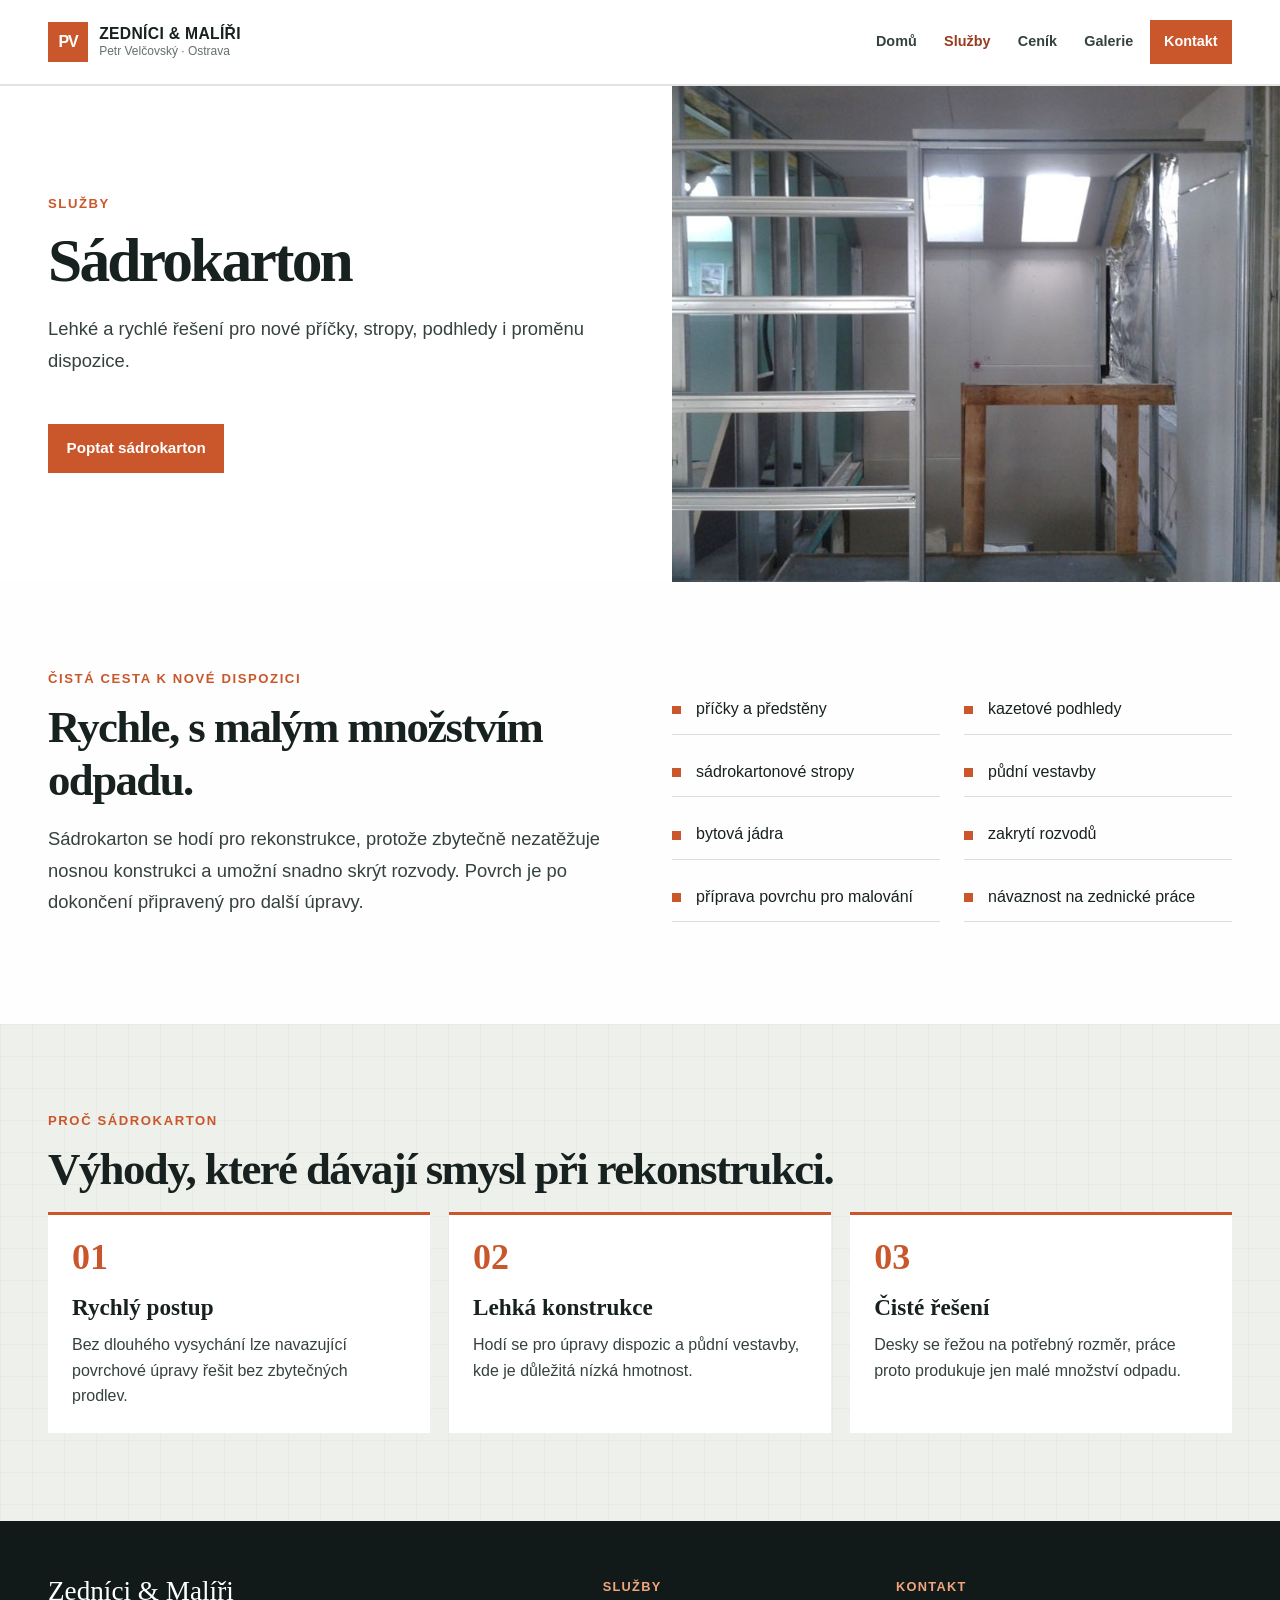
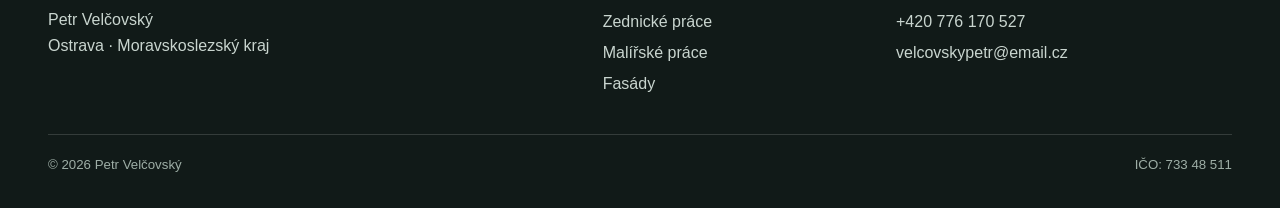
<file: sadrokarton.html>
<!doctype html>
<html lang="cs"><head><meta charset="utf-8"><meta name="viewport" content="width=device-width, initial-scale=1"><meta name="description" content="Sádrokartonářské práce, příčky a podhledy v Ostravě."><meta name="theme-color" content="#17211f"><link rel="icon" type="image/svg+xml" href="data:image/svg+xml,%3Csvg xmlns='http://www.w3.org/2000/svg' viewBox='0 0 64 64'%3E%3Crect width='64' height='64' fill='%23c9572b'/%3E%3Cpath d='M17 46V18h12c9 0 14 5 14 13s-5 13-14 13h-5v2H17zm7-9h5c4 0 7-2 7-6s-3-6-7-6h-5v12z' fill='white'/%3E%3C/svg%3E"><link rel="stylesheet" href="style.css"><script src="script.js" defer></script><title>Sádrokarton | Zedníci &amp; Malíři</title></head><body>
<a class="skip-link" href="#obsah">Přeskočit na obsah</a><header class="site-header"><div class="wrap header-inner"><a class="brand" href="index.html" aria-label="Zedníci a malíři — domů"><span class="brand-mark">PV</span><span><b>Zedníci &amp; Malíři</b><small>Petr Velčovský · Ostrava</small></span></a><button class="nav-toggle" type="button" aria-expanded="false" aria-controls="hlavni-menu">Menu</button><nav id="hlavni-menu" class="primary-nav" aria-label="Hlavní navigace"><a href="index.html">Domů</a><a href="sluzby.html" aria-current="page">Služby</a><a href="cenik.html">Ceník</a><a href="galerie.html">Galerie</a><a class="nav-cta" href="kontakt.html">Kontakt</a></nav></div></header>
<main id="obsah"><section class="detail-hero"><div class="detail-hero__copy"><p class="eyebrow">Služby</p><h1>Sádrokarton</h1><p class="lead">Lehké a rychlé řešení pro nové příčky, stropy, podhledy i proměnu dispozice.</p><div class="button-row"><a class="button" href="kontakt.html">Poptat sádrokarton</a></div></div><img class="detail-hero__image" src="assets/sadr_3.jpg" alt="Sádrokartonová konstrukce v interiéru"></section>
<section class="section section--white"><div class="wrap feature-split"><div><p class="eyebrow">Čistá cesta k nové dispozici</p><h2>Rychle, s malým množstvím odpadu.</h2><p class="lead">Sádrokarton se hodí pro rekonstrukce, protože zbytečně nezatěžuje nosnou konstrukci a umožní snadno skrýt rozvody. Povrch je po dokončení připravený pro další úpravy.</p></div><ul class="detail-list"><li>příčky a předstěny</li><li>kazetové podhledy</li><li>sádrokartonové stropy</li><li>půdní vestavby</li><li>bytová jádra</li><li>zakrytí rozvodů</li><li>příprava povrchu pro malování</li><li>návaznost na zednické práce</li></ul></div></section>
<section class="section"><div class="wrap"><p class="eyebrow">Proč sádrokarton</p><h2>Výhody, které dávají smysl při rekonstrukci.</h2><div class="process"><article class="process-card"><h3>Rychlý postup</h3><p>Bez dlouhého vysychání lze navazující povrchové úpravy řešit bez zbytečných prodlev.</p></article><article class="process-card"><h3>Lehká konstrukce</h3><p>Hodí se pro úpravy dispozic a půdní vestavby, kde je důležitá nízká hmotnost.</p></article><article class="process-card"><h3>Čisté řešení</h3><p>Desky se řežou na potřebný rozměr, práce proto produkuje jen malé množství odpadu.</p></article></div></div></section></main>
<footer class="site-footer"><div class="wrap footer-grid"><div><div class="footer-brand">Zedníci &amp; Malíři</div><p>Petr Velčovský<br>Ostrava · Moravskoslezský kraj</p></div><div><p class="footer-title">Služby</p><ul class="footer-list"><li><a href="zednicke-prace.html">Zednické práce</a></li><li><a href="malirske-prace.html">Malířské práce</a></li><li><a href="fasady.html">Fasády</a></li></ul></div><div><p class="footer-title">Kontakt</p><ul class="footer-list"><li><a href="tel:+420776170527">+420 776 170 527</a></li><li><a href="mailto:velcovskypetr@email.cz">velcovskypetr@email.cz</a></li></ul></div></div><div class="wrap footer-bottom"><p>© 2026 Petr Velčovský</p><p>IČO: 733 48 511</p></div></footer></body></html>
</file>
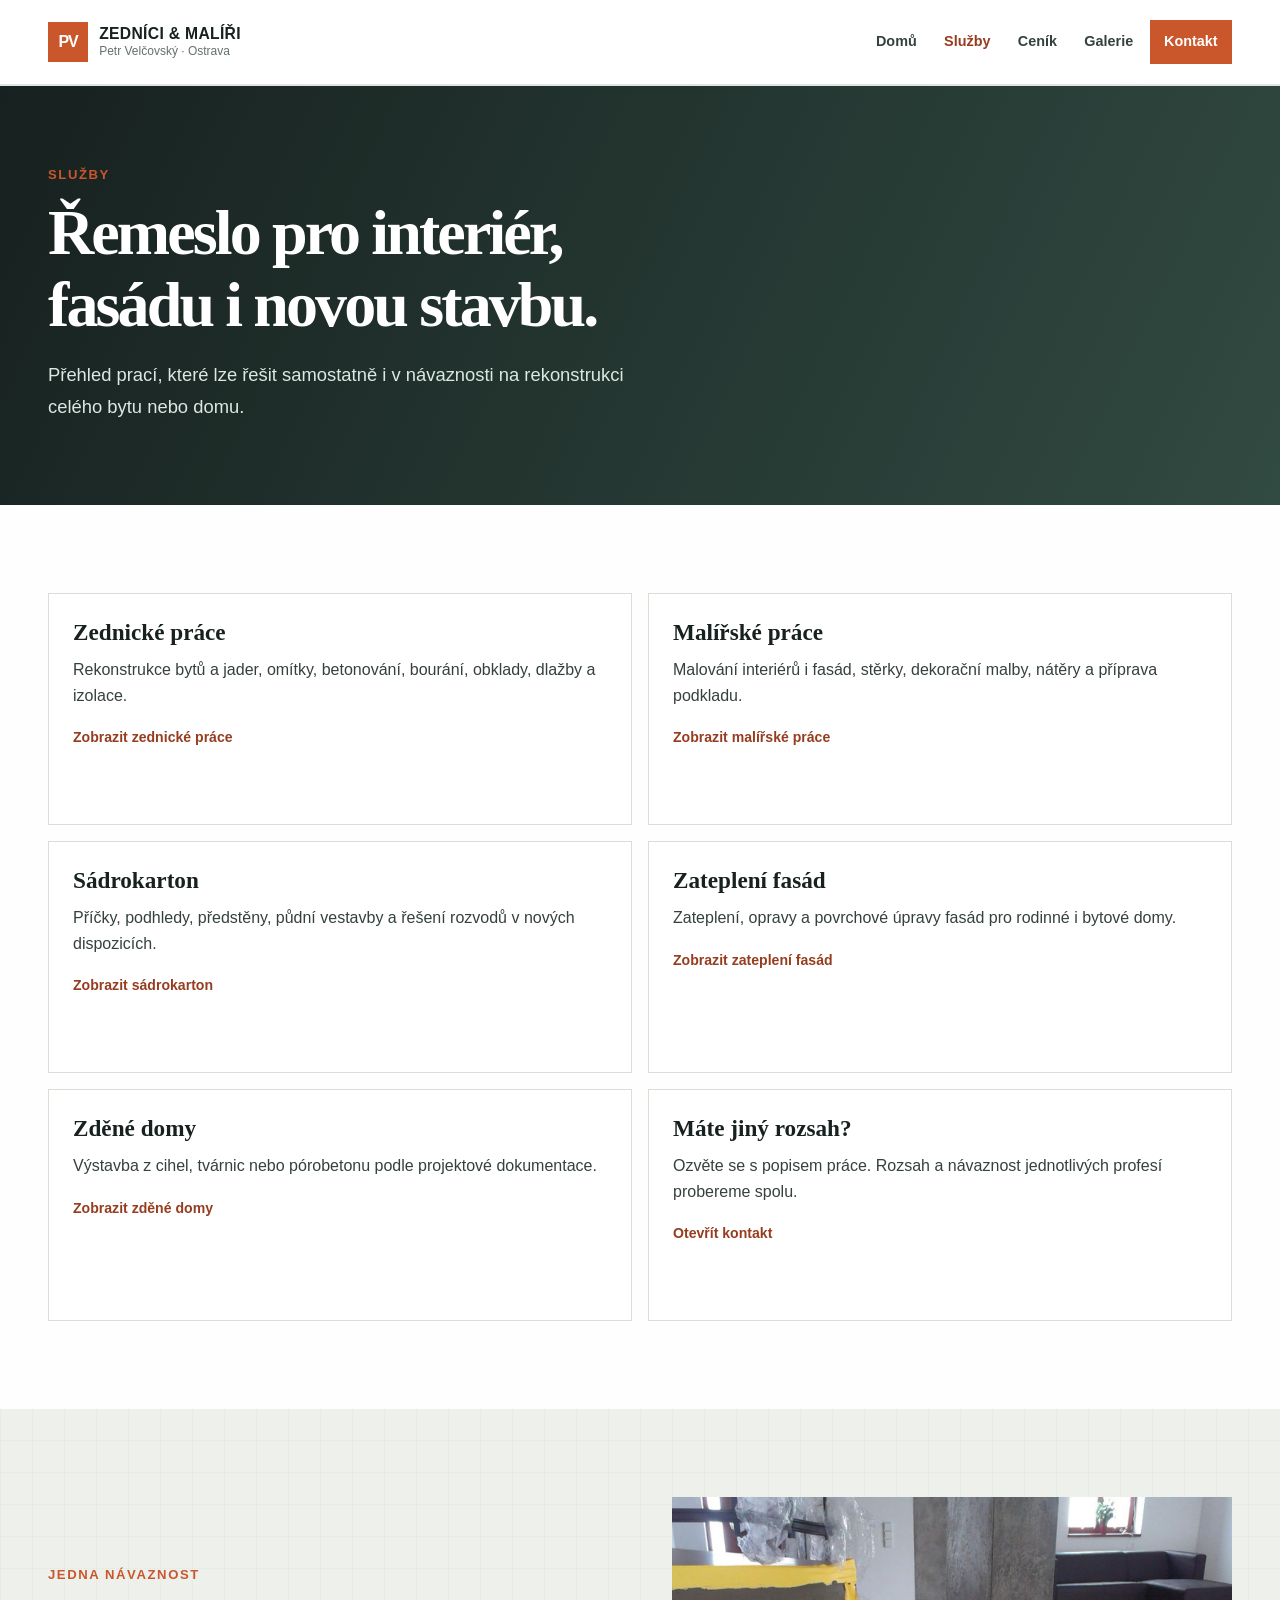
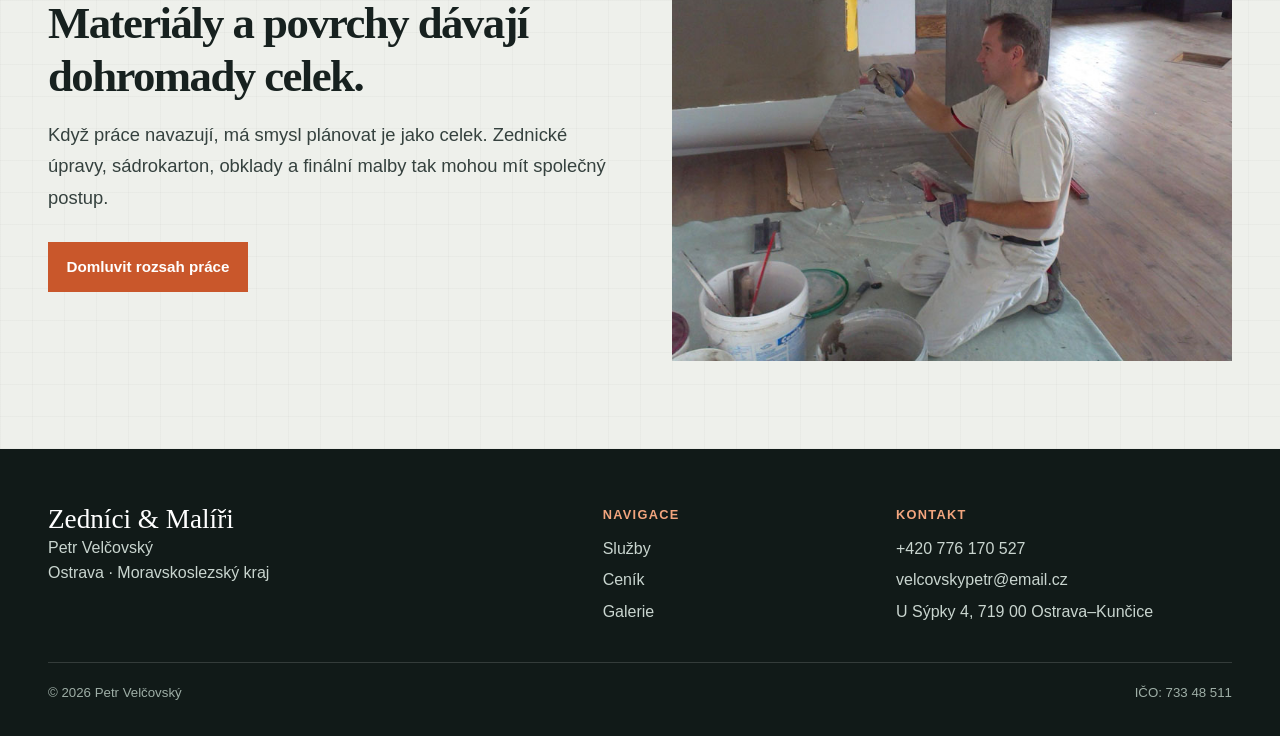
<file: sluzby.html>
<!doctype html>
<html lang="cs"><head>
  <meta charset="utf-8"><meta name="viewport" content="width=device-width, initial-scale=1"><meta name="description" content="Přehled zednických, malířských, sádrokartonářských a fasádních prací v Ostravě."><meta name="theme-color" content="#17211f">
  <link rel="icon" type="image/svg+xml" href="data:image/svg+xml,%3Csvg xmlns='http://www.w3.org/2000/svg' viewBox='0 0 64 64'%3E%3Crect width='64' height='64' fill='%23c9572b'/%3E%3Cpath d='M17 46V18h12c9 0 14 5 14 13s-5 13-14 13h-5v2H17zm7-9h5c4 0 7-2 7-6s-3-6-7-6h-5v12z' fill='white'/%3E%3C/svg%3E"><link rel="stylesheet" href="style.css"><script src="script.js" defer></script><title>Služby | Zedníci &amp; Malíři</title>
</head><body>
  <a class="skip-link" href="#obsah">Přeskočit na obsah</a><header class="site-header"><div class="wrap header-inner"><a class="brand" href="index.html" aria-label="Zedníci a malíři — domů"><span class="brand-mark">PV</span><span><b>Zedníci &amp; Malíři</b><small>Petr Velčovský · Ostrava</small></span></a><button class="nav-toggle" type="button" aria-expanded="false" aria-controls="hlavni-menu">Menu</button><nav id="hlavni-menu" class="primary-nav" aria-label="Hlavní navigace"><a href="index.html">Domů</a><a href="sluzby.html" aria-current="page">Služby</a><a href="cenik.html">Ceník</a><a href="galerie.html">Galerie</a><a class="nav-cta" href="kontakt.html">Kontakt</a></nav></div></header>
  <main id="obsah"><section class="page-hero"><div class="wrap"><p class="eyebrow">Služby</p><h1>Řemeslo pro interiér, fasádu i novou stavbu.</h1><p class="lead">Přehled prací, které lze řešit samostatně i v návaznosti na rekonstrukci celého bytu nebo domu.</p></div></section>
  <section class="section section--white"><div class="wrap"><div class="service-overview">
    <a href="zednicke-prace.html"><h3>Zednické práce</h3><p>Rekonstrukce bytů a jader, omítky, betonování, bourání, obklady, dlažby a izolace.</p><span>Zobrazit zednické práce</span></a>
    <a href="malirske-prace.html"><h3>Malířské práce</h3><p>Malování interiérů i fasád, stěrky, dekorační malby, nátěry a příprava podkladu.</p><span>Zobrazit malířské práce</span></a>
    <a href="sadrokarton.html"><h3>Sádrokarton</h3><p>Příčky, podhledy, předstěny, půdní vestavby a řešení rozvodů v nových dispozicích.</p><span>Zobrazit sádrokarton</span></a>
    <a href="fasady.html"><h3>Zateplení fasád</h3><p>Zateplení, opravy a povrchové úpravy fasád pro rodinné i bytové domy.</p><span>Zobrazit zateplení fasád</span></a>
    <a href="zdene-domy.html"><h3>Zděné domy</h3><p>Výstavba z cihel, tvárnic nebo pórobetonu podle projektové dokumentace.</p><span>Zobrazit zděné domy</span></a>
    <a href="kontakt.html"><h3>Máte jiný rozsah?</h3><p>Ozvěte se s popisem práce. Rozsah a návaznost jednotlivých profesí probereme spolu.</p><span>Otevřít kontakt</span></a>
  </div></div></section>
  <section class="section"><div class="wrap feature-split feature-split--reverse"><img class="feature-photo" src="assets/ob_8.jpg" alt="Detail dekorativní omítky na stěně"><div><p class="eyebrow">Jedna návaznost</p><h2>Materiály a povrchy dávají dohromady celek.</h2><p class="lead">Když práce navazují, má smysl plánovat je jako celek. Zednické úpravy, sádrokarton, obklady a finální malby tak mohou mít společný postup.</p><div class="button-row"><a class="button" href="kontakt.html">Domluvit rozsah práce</a></div></div></div></section></main>
  <footer class="site-footer"><div class="wrap footer-grid"><div><div class="footer-brand">Zedníci &amp; Malíři</div><p>Petr Velčovský<br>Ostrava · Moravskoslezský kraj</p></div><div><p class="footer-title">Navigace</p><ul class="footer-list"><li><a href="sluzby.html">Služby</a></li><li><a href="cenik.html">Ceník</a></li><li><a href="galerie.html">Galerie</a></li></ul></div><div><p class="footer-title">Kontakt</p><ul class="footer-list"><li><a href="tel:+420776170527">+420 776 170 527</a></li><li><a href="mailto:velcovskypetr@email.cz">velcovskypetr@email.cz</a></li><li>U Sýpky 4, 719 00 Ostrava–Kunčice</li></ul></div></div><div class="wrap footer-bottom"><p>© 2026 Petr Velčovský</p><p>IČO: 733 48 511</p></div></footer>
</body></html>
</file>
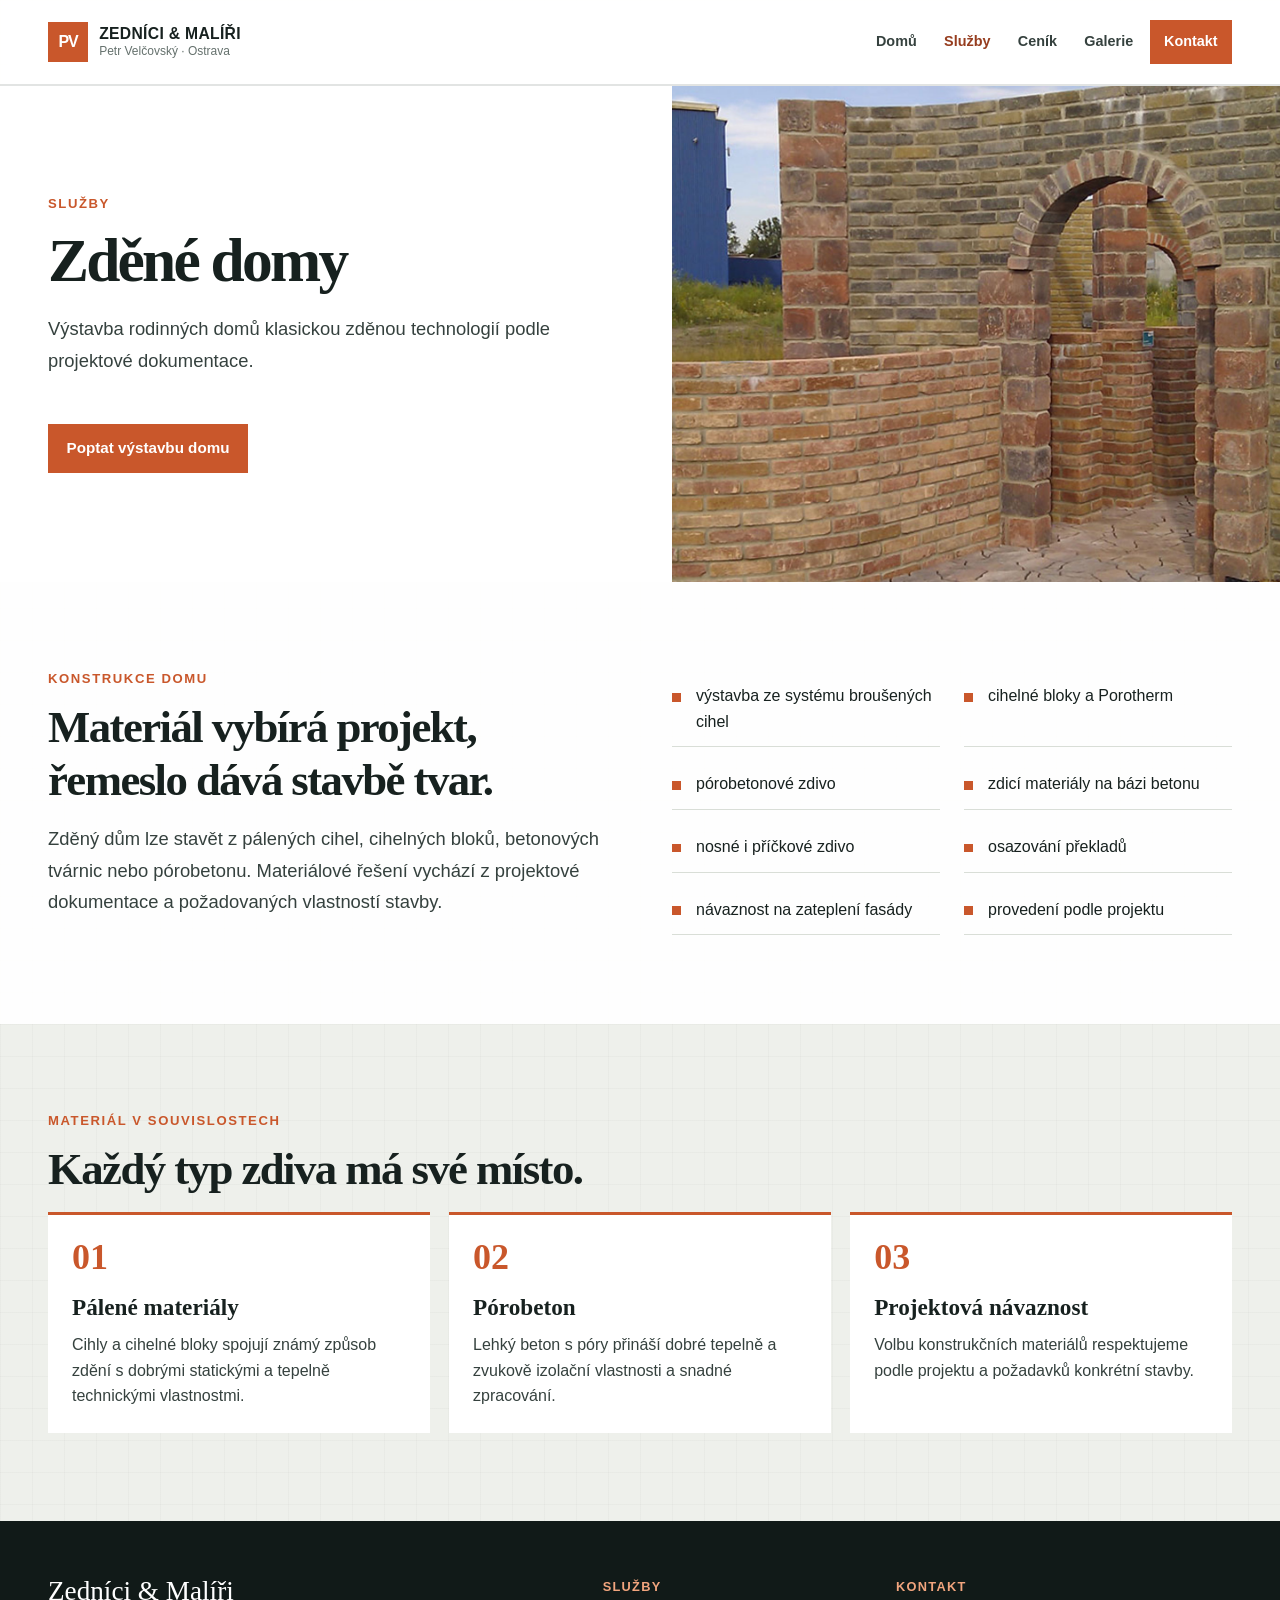
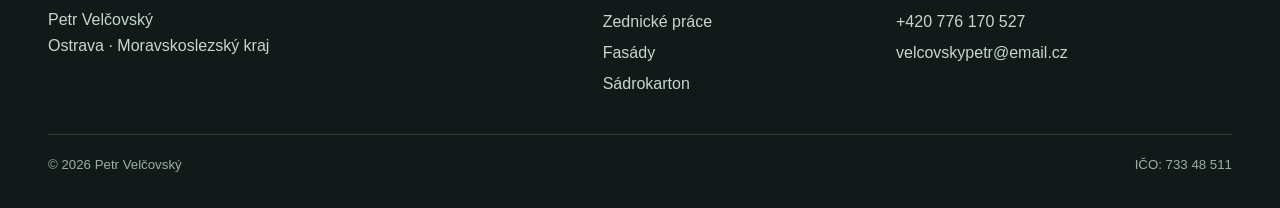
<file: zdene-domy.html>
<!doctype html>
<html lang="cs"><head><meta charset="utf-8"><meta name="viewport" content="width=device-width, initial-scale=1"><meta name="description" content="Výstavba zděných rodinných domů v Ostravě a Moravskoslezském kraji."><meta name="theme-color" content="#17211f"><link rel="icon" type="image/svg+xml" href="data:image/svg+xml,%3Csvg xmlns='http://www.w3.org/2000/svg' viewBox='0 0 64 64'%3E%3Crect width='64' height='64' fill='%23c9572b'/%3E%3Cpath d='M17 46V18h12c9 0 14 5 14 13s-5 13-14 13h-5v2H17zm7-9h5c4 0 7-2 7-6s-3-6-7-6h-5v12z' fill='white'/%3E%3C/svg%3E"><link rel="stylesheet" href="style.css"><script src="script.js" defer></script><title>Zděné domy | Zedníci &amp; Malíři</title></head><body>
<a class="skip-link" href="#obsah">Přeskočit na obsah</a><header class="site-header"><div class="wrap header-inner"><a class="brand" href="index.html" aria-label="Zedníci a malíři — domů"><span class="brand-mark">PV</span><span><b>Zedníci &amp; Malíři</b><small>Petr Velčovský · Ostrava</small></span></a><button class="nav-toggle" type="button" aria-expanded="false" aria-controls="hlavni-menu">Menu</button><nav id="hlavni-menu" class="primary-nav" aria-label="Hlavní navigace"><a href="index.html">Domů</a><a href="sluzby.html" aria-current="page">Služby</a><a href="cenik.html">Ceník</a><a href="galerie.html">Galerie</a><a class="nav-cta" href="kontakt.html">Kontakt</a></nav></div></header>
<main id="obsah"><section class="detail-hero"><div class="detail-hero__copy"><p class="eyebrow">Služby</p><h1>Zděné domy</h1><p class="lead">Výstavba rodinných domů klasickou zděnou technologií podle projektové dokumentace.</p><div class="button-row"><a class="button" href="kontakt.html">Poptat výstavbu domu</a></div></div><img class="detail-hero__image" src="assets/33.jpg" alt="Zděná konstrukce z cihel s obloukovým průchodem"></section>
<section class="section section--white"><div class="wrap feature-split"><div><p class="eyebrow">Konstrukce domu</p><h2>Materiál vybírá projekt, řemeslo dává stavbě tvar.</h2><p class="lead">Zděný dům lze stavět z pálených cihel, cihelných bloků, betonových tvárnic nebo pórobetonu. Materiálové řešení vychází z projektové dokumentace a požadovaných vlastností stavby.</p></div><ul class="detail-list"><li>výstavba ze systému broušených cihel</li><li>cihelné bloky a Porotherm</li><li>pórobetonové zdivo</li><li>zdicí materiály na bázi betonu</li><li>nosné i příčkové zdivo</li><li>osazování překladů</li><li>návaznost na zateplení fasády</li><li>provedení podle projektu</li></ul></div></section>
<section class="section"><div class="wrap"><p class="eyebrow">Materiál v souvislostech</p><h2>Každý typ zdiva má své místo.</h2><div class="process"><article class="process-card"><h3>Pálené materiály</h3><p>Cihly a cihelné bloky spojují známý způsob zdění s dobrými statickými a tepelně technickými vlastnostmi.</p></article><article class="process-card"><h3>Pórobeton</h3><p>Lehký beton s póry přináší dobré tepelně a zvukově izolační vlastnosti a snadné zpracování.</p></article><article class="process-card"><h3>Projektová návaznost</h3><p>Volbu konstrukčních materiálů respektujeme podle projektu a požadavků konkrétní stavby.</p></article></div></div></section></main>
<footer class="site-footer"><div class="wrap footer-grid"><div><div class="footer-brand">Zedníci &amp; Malíři</div><p>Petr Velčovský<br>Ostrava · Moravskoslezský kraj</p></div><div><p class="footer-title">Služby</p><ul class="footer-list"><li><a href="zednicke-prace.html">Zednické práce</a></li><li><a href="fasady.html">Fasády</a></li><li><a href="sadrokarton.html">Sádrokarton</a></li></ul></div><div><p class="footer-title">Kontakt</p><ul class="footer-list"><li><a href="tel:+420776170527">+420 776 170 527</a></li><li><a href="mailto:velcovskypetr@email.cz">velcovskypetr@email.cz</a></li></ul></div></div><div class="wrap footer-bottom"><p>© 2026 Petr Velčovský</p><p>IČO: 733 48 511</p></div></footer></body></html>
</file>
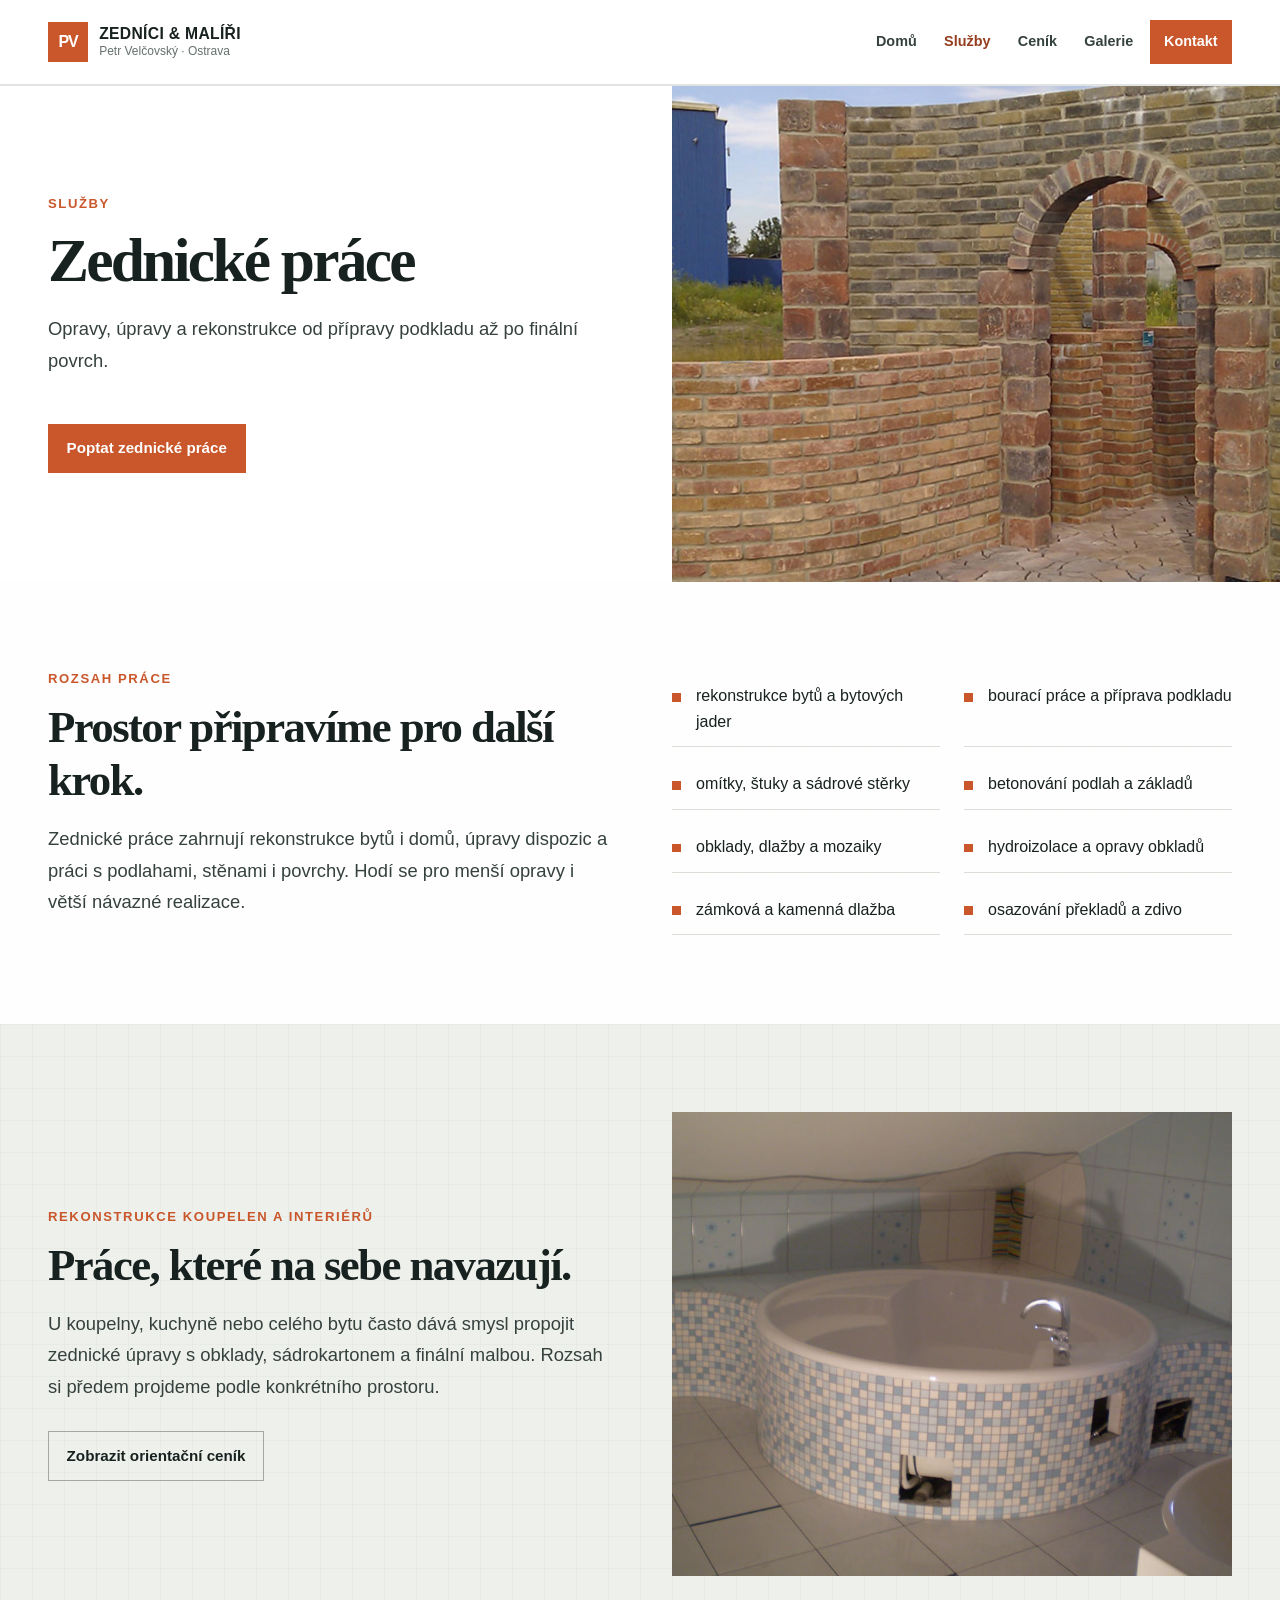
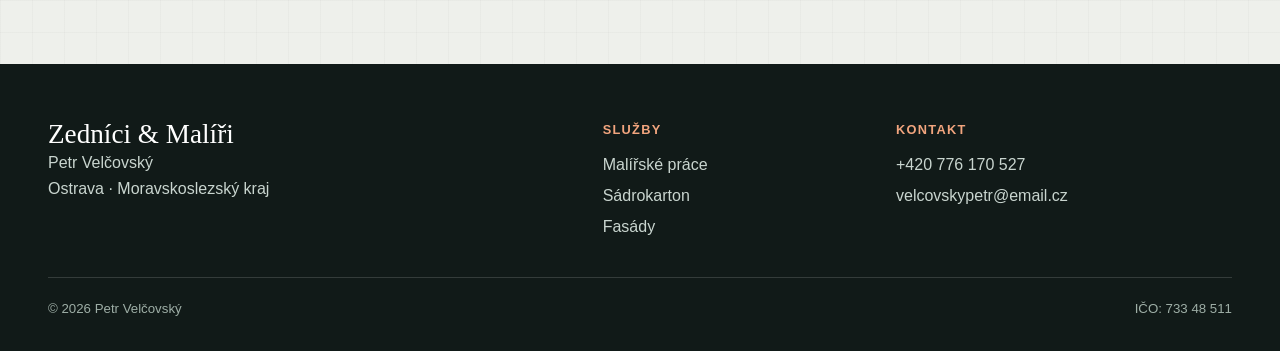
<file: zednicke-prace.html>
<!doctype html>
<html lang="cs"><head><meta charset="utf-8"><meta name="viewport" content="width=device-width, initial-scale=1"><meta name="description" content="Zednické práce, rekonstrukce bytů a obklady v Ostravě a Moravskoslezském kraji."><meta name="theme-color" content="#17211f"><link rel="icon" type="image/svg+xml" href="data:image/svg+xml,%3Csvg xmlns='http://www.w3.org/2000/svg' viewBox='0 0 64 64'%3E%3Crect width='64' height='64' fill='%23c9572b'/%3E%3Cpath d='M17 46V18h12c9 0 14 5 14 13s-5 13-14 13h-5v2H17zm7-9h5c4 0 7-2 7-6s-3-6-7-6h-5v12z' fill='white'/%3E%3C/svg%3E"><link rel="stylesheet" href="style.css"><script src="script.js" defer></script><title>Zednické práce | Zedníci &amp; Malíři</title></head><body>
<a class="skip-link" href="#obsah">Přeskočit na obsah</a><header class="site-header"><div class="wrap header-inner"><a class="brand" href="index.html" aria-label="Zedníci a malíři — domů"><span class="brand-mark">PV</span><span><b>Zedníci &amp; Malíři</b><small>Petr Velčovský · Ostrava</small></span></a><button class="nav-toggle" type="button" aria-expanded="false" aria-controls="hlavni-menu">Menu</button><nav id="hlavni-menu" class="primary-nav" aria-label="Hlavní navigace"><a href="index.html">Domů</a><a href="sluzby.html" aria-current="page">Služby</a><a href="cenik.html">Ceník</a><a href="galerie.html">Galerie</a><a class="nav-cta" href="kontakt.html">Kontakt</a></nav></div></header>
<main id="obsah"><section class="detail-hero"><div class="detail-hero__copy"><p class="eyebrow">Služby</p><h1>Zednické práce</h1><p class="lead">Opravy, úpravy a rekonstrukce od přípravy podkladu až po finální povrch.</p><div class="button-row"><a class="button" href="kontakt.html">Poptat zednické práce</a></div></div><img class="detail-hero__image" src="assets/33.jpg" alt="Zděná konstrukce z cihel s obloukovým průchodem"></section>
<section class="section section--white"><div class="wrap feature-split"><div><p class="eyebrow">Rozsah práce</p><h2>Prostor připravíme pro další krok.</h2><p class="lead">Zednické práce zahrnují rekonstrukce bytů i domů, úpravy dispozic a práci s podlahami, stěnami i povrchy. Hodí se pro menší opravy i větší návazné realizace.</p></div><ul class="detail-list"><li>rekonstrukce bytů a bytových jader</li><li>bourací práce a příprava podkladu</li><li>omítky, štuky a sádrové stěrky</li><li>betonování podlah a základů</li><li>obklady, dlažby a mozaiky</li><li>hydroizolace a opravy obkladů</li><li>zámková a kamenná dlažba</li><li>osazování překladů a zdivo</li></ul></div></section>
<section class="section"><div class="wrap feature-split feature-split--reverse"><img class="feature-photo" src="assets/ob_1.jpg" alt="Koupelna s keramickým obkladem a mozaikou z realizace"><div><p class="eyebrow">Rekonstrukce koupelen a interiérů</p><h2>Práce, které na sebe navazují.</h2><p class="lead">U koupelny, kuchyně nebo celého bytu často dává smysl propojit zednické úpravy s obklady, sádrokartonem a finální malbou. Rozsah si předem projdeme podle konkrétního prostoru.</p><div class="button-row"><a class="button button--quiet" href="cenik.html">Zobrazit orientační ceník</a></div></div></div></section></main>
<footer class="site-footer"><div class="wrap footer-grid"><div><div class="footer-brand">Zedníci &amp; Malíři</div><p>Petr Velčovský<br>Ostrava · Moravskoslezský kraj</p></div><div><p class="footer-title">Služby</p><ul class="footer-list"><li><a href="malirske-prace.html">Malířské práce</a></li><li><a href="sadrokarton.html">Sádrokarton</a></li><li><a href="fasady.html">Fasády</a></li></ul></div><div><p class="footer-title">Kontakt</p><ul class="footer-list"><li><a href="tel:+420776170527">+420 776 170 527</a></li><li><a href="mailto:velcovskypetr@email.cz">velcovskypetr@email.cz</a></li></ul></div></div><div class="wrap footer-bottom"><p>© 2026 Petr Velčovský</p><p>IČO: 733 48 511</p></div></footer></body></html>
</file>
<file: style.css>
:root {
  --ink: #17211f;
  --ink-soft: #35413e;
  --paper: #f5f4f0;
  --white: #ffffff;
  --line: #d9ded7;
  --muted: #65716d;
  --brick: #c9572b;
  --brick-dark: #963d1f;
  --moss: #314a42;
  --sand: #e7dfd0;
  --max: 74rem;
  --shadow: 0 18px 50px rgba(23, 33, 31, .12);
}

* { box-sizing: border-box; }
html { scroll-behavior: smooth; }
body {
  margin: 0;
  color: var(--ink);
  background: var(--paper);
  font-family: Arial, "Segoe UI", sans-serif;
  font-size: 16px;
  line-height: 1.6;
}
img { display: block; width: 100%; height: auto; }
a { color: inherit; }
button, input, textarea { font: inherit; }
button { cursor: pointer; }

.skip-link {
  position: absolute; left: 1rem; top: -4rem; z-index: 99;
  padding: .6rem .9rem; background: var(--white); color: var(--ink);
}
.skip-link:focus { top: 1rem; }
.wrap { width: min(calc(100% - 2.5rem), var(--max)); margin: 0 auto; }
.section { padding: 5.5rem 0; }
.section--compact { padding: 3.5rem 0; }
.section--white { background: var(--white); }
.section--dark { color: var(--white); background: var(--ink); }

.site-header {
  position: sticky; top: 0; z-index: 20;
  background: rgba(255,255,255,.96); border-bottom: 1px solid rgba(23,33,31,.09);
  backdrop-filter: blur(12px);
}
.header-inner { min-height: 5.25rem; display: flex; align-items: center; justify-content: space-between; gap: 1.5rem; }
.brand { display: inline-flex; align-items: center; gap: .7rem; text-decoration: none; flex-shrink: 0; }
.brand-mark { display: grid; place-items: center; width: 2.5rem; height: 2.5rem; color: var(--white); background: var(--brick); font-weight: 800; letter-spacing: -.08em; }
.brand b { display: block; font-size: .98rem; line-height: 1.15; letter-spacing: .02em; text-transform: uppercase; }
.brand small { display: block; color: var(--muted); font-size: .75rem; line-height: 1.35; }
.primary-nav { display: flex; align-items: center; gap: .35rem; }
.primary-nav a { padding: .55rem .68rem; text-decoration: none; color: var(--ink-soft); font-size: .9rem; font-weight: 700; }
.primary-nav a:hover, .primary-nav a[aria-current="page"] { color: var(--brick-dark); }
.nav-cta { padding: .68rem .9rem !important; color: var(--white) !important; background: var(--brick); }
.nav-toggle { display: none; border: 1px solid var(--line); background: var(--white); color: var(--ink); padding: .5rem .7rem; font-size: .9rem; font-weight: 700; }

.eyebrow { margin: 0 0 .8rem; color: var(--brick); font-size: .82rem; font-weight: 800; letter-spacing: .12em; line-height: 1.4; text-transform: uppercase; }
.section--dark .eyebrow { color: #f2a57e; }
h1, h2, h3, h4, p { margin-top: 0; }
h1, h2, h3, h4 { font-family: Georgia, "Times New Roman", serif; color: var(--ink); font-weight: 700; }
.section--dark h1, .section--dark h2, .section--dark h3 { color: var(--white); }
h1 { max-width: 15ch; margin-bottom: 1.15rem; font-size: clamp(2.45rem, 5.2vw, 5.1rem); letter-spacing: -.045em; line-height: 1.12; }
h2 { margin-bottom: 1rem; font-size: clamp(2rem, 3.5vw, 3.25rem); letter-spacing: -.035em; line-height: 1.18; }
h3 { margin-bottom: .65rem; font-size: 1.45rem; line-height: 1.25; }
.lead { max-width: 60ch; color: var(--ink-soft); font-size: 1.15rem; line-height: 1.72; }
.section--dark .lead { color: #dbe5e0; }
.lede { max-width: 48rem; }

.button-row { display: flex; flex-wrap: wrap; gap: .8rem; margin-top: 1.8rem; }
.button {
  display: inline-flex; align-items: center; justify-content: center; min-height: 3rem; padding: .72rem 1.1rem;
  border: 1px solid var(--brick); text-decoration: none; color: var(--white); background: var(--brick); font-size: .95rem; font-weight: 800;
  transition: background .2s ease, border-color .2s ease, transform .2s ease;
}
.button:hover { background: var(--brick-dark); border-color: var(--brick-dark); transform: translateY(-2px); }
.button--quiet { color: var(--ink); background: transparent; border-color: rgba(23,33,31,.35); }
.button--quiet:hover { color: var(--white); background: var(--ink); border-color: var(--ink); }
.button--light { color: var(--ink); background: var(--white); border-color: var(--white); }
.button--light:hover { color: var(--white); background: transparent; border-color: rgba(255,255,255,.75); }

.hero { min-height: 40rem; display: grid; align-items: end; position: relative; overflow: hidden; color: var(--white); background: var(--ink); }
.hero::before { content: ""; position: absolute; inset: 0; background: linear-gradient(90deg, rgba(12,20,18,.91) 0%, rgba(12,20,18,.65) 48%, rgba(12,20,18,.27) 100%), url("assets/33.jpg") center / cover; }
.hero-content { position: relative; padding: 7rem 0 4.5rem; }
.hero h1 { color: var(--white); }
.hero .lead { color: #edf2ef; }
.hero .eyebrow { color: #f2a57e; }
.hero-panel { width: min(100%, 47rem); }

.trust-strip { background: var(--moss); color: var(--white); }
.trust-list { display: grid; grid-template-columns: repeat(3, 1fr); gap: 1px; margin: 0; padding: 0; list-style: none; background: rgba(255,255,255,.18); }
.trust-list li { min-height: 6rem; padding: 1.25rem 1.4rem; background: var(--moss); display: flex; align-items: center; gap: .8rem; font-weight: 700; }
.trust-number { color: #e9a57d; font-family: Georgia, "Times New Roman", serif; font-size: 1.85rem; line-height: 1; }

.section-intro { display: grid; grid-template-columns: minmax(0, .9fr) minmax(16rem, 1.1fr); align-items: end; gap: 3rem; margin-bottom: 2.7rem; }
.section-intro > p { margin-bottom: 0; }
.service-grid { display: grid; grid-template-columns: repeat(12, 1fr); gap: 1rem; }
.service-card { grid-column: span 4; min-height: 20rem; padding: 1.65rem; color: var(--white); background: var(--ink); display: flex; flex-direction: column; justify-content: flex-end; position: relative; overflow: hidden; text-decoration: none; }
.service-card:nth-child(2), .service-card:nth-child(5) { background: var(--moss); }
.service-card:nth-child(3) { background: var(--brick-dark); }
.service-card::before { content: attr(data-index); position: absolute; top: .7rem; right: 1.15rem; color: rgba(255,255,255,.16); font: 700 5rem/1 Georgia, "Times New Roman", serif; }
.service-card h3 { color: var(--white); position: relative; }
.service-card p { margin-bottom: 1.2rem; color: #e4ece8; position: relative; }
.service-card span { color: #f3b28c; font-size: .88rem; font-weight: 800; position: relative; }
.service-card:hover { transform: translateY(-4px); box-shadow: var(--shadow); }

.feature-split { display: grid; grid-template-columns: 1fr 1fr; gap: clamp(2rem, 5vw, 5.5rem); align-items: center; }
.feature-split--reverse > :first-child { order: 2; }
.feature-photo { min-height: 29rem; object-fit: cover; }
.facts { display: grid; gap: 1rem; margin: 1.8rem 0 0; }
.fact { border-top: 1px solid var(--line); padding-top: 1rem; }
.fact strong { display: block; color: var(--brick-dark); font-size: .95rem; }

.process { display: grid; grid-template-columns: repeat(3, 1fr); gap: 1.2rem; counter-reset: step; }
.process-card { padding: 1.5rem; border-top: 3px solid var(--brick); background: var(--white); }
.process-card::before { counter-increment: step; content: "0" counter(step); color: var(--brick); font: 700 2.25rem/1 Georgia, "Times New Roman", serif; }
.process-card h3 { margin-top: 1rem; }
.process-card p { margin-bottom: 0; color: var(--ink-soft); }

.gallery-teaser, .gallery-grid { display: grid; grid-template-columns: repeat(12, 1fr); gap: .8rem; }
.gallery-teaser figure, .gallery-item { margin: 0; position: relative; overflow: hidden; background: var(--ink); }
.gallery-teaser figure:nth-child(1) { grid-column: span 7; }
.gallery-teaser figure:nth-child(2) { grid-column: span 5; }
.gallery-teaser figure:nth-child(3) { grid-column: span 5; }
.gallery-teaser figure:nth-child(4) { grid-column: span 7; }
.gallery-teaser img { height: 21rem; object-fit: cover; transition: transform .35s ease; }
.gallery-teaser figure:hover img, .gallery-item:hover img { transform: scale(1.04); }
.gallery-teaser figcaption { position: absolute; left: 0; right: 0; bottom: 0; padding: 1.2rem; color: var(--white); background: linear-gradient(transparent, rgba(0,0,0,.72)); font-weight: 700; }

.page-hero { padding: 5rem 0 4rem; color: var(--white); background: linear-gradient(115deg, var(--ink), var(--moss)); }
.page-hero h1 { color: var(--white); max-width: 18ch; font-size: clamp(2.4rem, 5vw, 4.5rem); }
.page-hero .lead { color: #dce8e2; }
.page-hero--brick { background: linear-gradient(115deg, #6b2e1b, var(--brick-dark)); }

.service-overview { display: grid; grid-template-columns: repeat(2, 1fr); gap: 1rem; }
.service-overview a { min-height: 14.5rem; padding: 1.5rem; background: var(--white); border: 1px solid var(--line); text-decoration: none; }
.service-overview a:hover { border-color: var(--brick); box-shadow: var(--shadow); }
.service-overview p { color: var(--ink-soft); }
.service-overview span { color: var(--brick-dark); font-size: .88rem; font-weight: 800; }

.detail-hero { display: grid; grid-template-columns: 1.05fr .95fr; min-height: 31rem; background: var(--white); }
.detail-hero__copy { padding: clamp(2.5rem, 6vw, 6rem) max(1.25rem, calc((100vw - var(--max)) / 2)); padding-right: clamp(2.5rem, 5vw, 5rem); display: flex; flex-direction: column; justify-content: center; }
.detail-hero__copy h1 { max-width: 13ch; font-size: clamp(2.4rem, 4.8vw, 4.6rem); }
.detail-hero__image { min-height: 31rem; object-fit: cover; }
.detail-list { margin: 0; padding: 0; list-style: none; display: grid; grid-template-columns: repeat(2, 1fr); gap: .75rem 1.5rem; }
.detail-list li { padding: .75rem 0 .75rem 1.5rem; position: relative; border-bottom: 1px solid var(--line); }
.detail-list li::before { content: ""; position: absolute; left: 0; top: 1.35rem; width: .55rem; height: .55rem; background: var(--brick); }
.notice { padding: 1.35rem 1.5rem; border-left: 4px solid var(--brick); background: #f2eee6; color: var(--ink-soft); }

.price-layout { display: grid; grid-template-columns: minmax(0, 1fr) 19rem; gap: 3rem; align-items: start; }
.price-table { width: 100%; border-collapse: collapse; background: var(--white); }
.price-table caption { text-align: left; margin-bottom: .8rem; color: var(--muted); font-size: .9rem; }
.price-table th, .price-table td { padding: 1rem; border-bottom: 1px solid var(--line); text-align: left; }
.price-table th { background: var(--ink); color: var(--white); font-size: .82rem; letter-spacing: .07em; text-transform: uppercase; }
.price-table td:last-child { white-space: nowrap; font-weight: 800; }
.price-aside { padding: 1.5rem; color: var(--white); background: var(--moss); position: sticky; top: 6.5rem; }
.price-aside h2 { color: var(--white); font-size: 1.8rem; }
.price-aside p { color: #dce8e2; }

.filter-row { display: flex; flex-wrap: wrap; gap: .55rem; margin-bottom: 2rem; }
.filter-button { padding: .58rem .8rem; border: 1px solid var(--line); background: var(--white); color: var(--ink); font-size: .9rem; font-weight: 800; }
.filter-button[aria-pressed="true"], .filter-button:hover { color: var(--white); background: var(--brick); border-color: var(--brick); }
.gallery-item { grid-column: span 4; min-height: 15rem; border: 0; padding: 0; text-align: left; cursor: zoom-in; }
.gallery-item--wide { grid-column: span 8; }
.gallery-item img { height: 100%; min-height: 15rem; object-fit: cover; }
.gallery-item span { position: absolute; left: 0; right: 0; bottom: 0; padding: 1rem; color: var(--white); background: linear-gradient(transparent, rgba(0,0,0,.74)); font-weight: 700; }
.gallery-item[hidden] { display: none; }
.lightbox { position: fixed; z-index: 50; inset: 0; display: grid; place-items: center; padding: 1.25rem; background: rgba(5,10,9,.9); }
.lightbox[hidden] { display: none; }
.lightbox-inner { width: min(100%, 70rem); max-height: 90vh; position: relative; }
.lightbox img { max-height: 78vh; object-fit: contain; background: #000; }
.lightbox p { margin: 0; padding: .75rem 3.5rem .75rem 0; color: var(--white); }
.lightbox-close { position: absolute; right: .5rem; top: .5rem; width: 2.5rem; height: 2.5rem; border: 0; color: var(--ink); background: var(--white); font-size: 1.35rem; }

.contact-grid { display: grid; grid-template-columns: 1.1fr .9fr; gap: 1rem; }
.contact-card { padding: clamp(1.5rem, 4vw, 3rem); background: var(--white); }
.contact-card--accent { color: var(--white); background: var(--moss); }
.contact-card--accent h2, .contact-card--accent h3 { color: var(--white); }
.contact-card--accent p { color: #dbe8e2; }
.contact-item { padding: 1rem 0; border-bottom: 1px solid var(--line); }
.contact-card--accent .contact-item { border-color: rgba(255,255,255,.22); }
.contact-item small { display: block; margin-bottom: .15rem; color: var(--muted); font-size: .76rem; font-weight: 800; letter-spacing: .08em; text-transform: uppercase; }
.contact-card--accent .contact-item small { color: #b9ccc3; }
.contact-item a { color: inherit; font-size: 1.18rem; font-weight: 800; }

.site-footer { color: #c9d5cf; background: #111a18; }
.footer-grid { display: grid; grid-template-columns: 1.4fr .7fr .9fr; gap: 2rem; padding: 3.5rem 0 2rem; }
.footer-brand { color: var(--white); font-family: Georgia, "Times New Roman", serif; font-size: 1.7rem; line-height: 1.1; }
.footer-title { margin-bottom: .7rem; color: #f2a57e; font-size: .8rem; font-weight: 800; letter-spacing: .1em; text-transform: uppercase; }
.footer-list { margin: 0; padding: 0; list-style: none; }
.footer-list li { margin-bottom: .35rem; }
.footer-list a { text-decoration: none; }
.footer-list a:hover { color: var(--white); }
.footer-bottom { display: flex; justify-content: space-between; gap: 1rem; padding: 1.2rem 0; border-top: 1px solid rgba(255,255,255,.15); color: #9eaea6; font-size: .83rem; }

:focus-visible { outline: 3px solid #f4b78f; outline-offset: 3px; }

@media (max-width: 54rem) {
  .header-inner { min-height: 4.5rem; }
  .nav-toggle { display: inline-flex; }
  .primary-nav { display: none; position: absolute; top: 4.5rem; left: 0; right: 0; padding: 1rem 1.25rem 1.2rem; border-bottom: 1px solid var(--line); background: var(--white); flex-direction: column; align-items: stretch; }
  .primary-nav.is-open { display: flex; }
  .primary-nav a { padding: .6rem 0; }
  .nav-cta { padding: .7rem .9rem !important; text-align: center; }
  .section { padding: 4rem 0; }
  .section-intro, .feature-split, .detail-hero, .price-layout, .contact-grid { grid-template-columns: 1fr; gap: 2rem; }
  .feature-split--reverse > :first-child { order: initial; }
  .detail-hero__copy { padding: 3.8rem 1.25rem; }
  .detail-hero__image { min-height: 22rem; }
  .service-card { grid-column: span 6; }
  .trust-list, .process { grid-template-columns: 1fr; }
  .trust-list li { min-height: auto; }
  .gallery-item, .gallery-item--wide { grid-column: span 6; }
  .price-aside { position: static; }
}

@media (max-width: 38rem) {
  .wrap { width: min(calc(100% - 2rem), var(--max)); }
  h1 { font-size: clamp(2.25rem, 12vw, 3.4rem); line-height: 1.14; }
  h2 { font-size: 2rem; line-height: 1.22; }
  .hero { min-height: 37rem; }
  .hero-content { padding: 5rem 0 3rem; }
  .brand b { font-size: .82rem; }
  .brand small { font-size: .68rem; }
  .brand-mark { width: 2.2rem; height: 2.2rem; }
  .service-card, .service-overview a { grid-column: span 12; }
  .service-overview, .detail-list { grid-template-columns: 1fr; }
  .gallery-teaser figure:nth-child(n), .gallery-item, .gallery-item--wide { grid-column: span 12; }
  .gallery-teaser img { height: 17rem; }
  .gallery-item { min-height: 13rem; }
  .footer-grid { grid-template-columns: 1fr; gap: 1.7rem; }
  .footer-bottom { display: block; }
  .footer-bottom p { margin-bottom: .45rem; }
  .price-table { font-size: .9rem; }
  .price-table th, .price-table td { padding: .75rem .65rem; }
}

/* Autorská vrstva úvodní stránky: pracovní výkres, vzorník materiálů a nepravidelný rytmus realizací. */
body {
  background-color: #eef0eb;
  background-image: linear-gradient(rgba(23,33,31,.025) 1px, transparent 1px), linear-gradient(90deg, rgba(23,33,31,.025) 1px, transparent 1px);
  background-size: 2rem 2rem;
}
.section--white { background: rgba(255,255,255,.94); }
.site-header { border-bottom: 2px solid rgba(23,33,31,.12); }

.hero { min-height: 44rem; }
.hero::before { background: linear-gradient(90deg, rgba(9,16,14,.96) 0%, rgba(9,16,14,.77) 43%, rgba(9,16,14,.3) 100%), url("assets/33.jpg") center / cover; }
.hero::after { content: ""; position: absolute; inset: 0; pointer-events: none; opacity: .46; background-image: linear-gradient(90deg, transparent 0 69.9%, rgba(255,255,255,.32) 70% 70.12%, transparent 70.12%), linear-gradient(rgba(255,255,255,.18) 1px, transparent 1px); background-size: 100% 100%, 100% 5.5rem; mix-blend-mode: screen; }
.hero-content { min-height: 44rem; padding: 7rem 0 4rem; display: grid; grid-template-columns: 4.5rem minmax(0, 1fr) 13rem; align-items: end; gap: 1.5rem; }
.hero-index { align-self: start; display: grid; gap: .7rem; padding-top: .65rem; border-top: 1px solid rgba(255,255,255,.6); color: rgba(255,255,255,.75); }
.hero-index span { color: #f2a57e; font: 700 4.6rem/.8 Georgia, "Times New Roman", serif; letter-spacing: -.08em; }
.hero-index small { font-size: .72rem; font-weight: 800; letter-spacing: .08em; line-height: 1.35; text-transform: uppercase; }
.hero-panel { position: relative; z-index: 1; }
.hero-footnote { display: flex; flex-wrap: wrap; gap: .5rem 1.3rem; margin: 2rem 0 0; color: rgba(255,255,255,.72); font-size: .78rem; font-weight: 800; letter-spacing: .08em; text-transform: uppercase; }
.hero-footnote span { display: inline-flex; align-items: center; gap: .55rem; }
.hero-footnote span:not(:last-child)::after { content: ""; width: 1.7rem; height: 1px; background: rgba(255,255,255,.45); }
.hero-record { position: relative; z-index: 1; justify-self: end; width: 12.5rem; padding: 1.15rem; border: 1px solid rgba(255,255,255,.5); color: var(--white); background: rgba(23,33,31,.52); backdrop-filter: blur(4px); }
.hero-record span, .hero-record small { display: block; color: #d7e1dc; font-size: .7rem; font-weight: 800; letter-spacing: .08em; line-height: 1.45; text-transform: uppercase; }
.hero-record strong { display: block; margin: 1.8rem 0; font-family: Georgia, "Times New Roman", serif; font-size: 1.55rem; line-height: 1.05; }

.trust-strip { position: relative; overflow: hidden; }
.trust-strip::before { content: "ŘEMESLO / OSTRAVA / ŘEMESLO / OSTRAVA /"; position: absolute; left: -1rem; top: 50%; color: rgba(255,255,255,.055); font: 800 5rem/1 Arial, "Segoe UI", sans-serif; letter-spacing: .05em; white-space: nowrap; transform: translateY(-50%); }
.trust-list { position: relative; }

.section-intro { position: relative; }
.service-grid { grid-auto-rows: minmax(8rem, auto); }
.service-card { min-height: 17rem; border-top: 4px solid transparent; transition: transform .25s ease, box-shadow .25s ease, border-color .25s ease; }
.service-card:nth-child(1) { grid-column: span 7; min-height: 25rem; background: linear-gradient(135deg, #17211f 0 64%, #253a35 64%); }
.service-card:nth-child(2) { grid-column: span 5; min-height: 25rem; background: linear-gradient(155deg, #314a42 0 70%, #3f5b51 70%); }
.service-card:nth-child(3) { grid-column: span 4; min-height: 18rem; }
.service-card:nth-child(4) { grid-column: span 4; min-height: 18rem; background: #e8ded0; color: var(--ink); }
.service-card:nth-child(5) { grid-column: span 4; min-height: 18rem; background: #b94e29; }
.service-card:nth-child(4) h3, .service-card:nth-child(4) p { color: var(--ink); }
.service-card:nth-child(4) p { color: var(--ink-soft); }
.service-card:nth-child(4) span { color: var(--brick-dark); }
.service-card:hover { border-top-color: #f2a57e; }
.service-card::after { content: ""; position: absolute; top: 1rem; left: 1rem; width: 2.4rem; height: 2.4rem; border-top: 1px solid rgba(255,255,255,.45); border-left: 1px solid rgba(255,255,255,.45); }
.service-card:nth-child(4)::after { border-color: rgba(23,33,31,.35); }

.feature-figure { position: relative; margin: 0; }
.feature-figure::after { content: ""; position: absolute; right: -1rem; top: -1rem; width: 7.5rem; height: 7.5rem; border-top: 3px solid var(--brick); border-right: 3px solid var(--brick); pointer-events: none; }
.feature-figure figcaption { position: absolute; bottom: 1rem; left: 1rem; max-width: 15rem; padding: .7rem .8rem; color: var(--white); background: var(--ink); font-size: .74rem; font-weight: 800; letter-spacing: .06em; line-height: 1.35; text-transform: uppercase; }

.material-atlas { padding: 5.5rem 0; color: var(--white); background: #17211f; position: relative; overflow: hidden; }
.material-atlas::before { content: "MATERIÁL / POVRCH / DETAIL"; position: absolute; right: -3rem; top: 2rem; color: rgba(255,255,255,.045); font: 800 clamp(4rem, 11vw, 10rem)/.85 Arial, "Segoe UI", sans-serif; letter-spacing: -.06em; white-space: nowrap; }
.atlas-heading { position: relative; display: grid; grid-template-columns: minmax(0, 1fr) minmax(16rem, .82fr); align-items: end; gap: 3rem; margin-bottom: 2.8rem; }
.atlas-heading h2 { max-width: 14ch; color: var(--white); }
.atlas-heading .lead { margin: 0; color: #dbe5e0; }
.atlas-shell { position: relative; display: grid; grid-template-columns: 13.5rem minmax(0, 1fr); border: 1px solid rgba(255,255,255,.28); }
.atlas-tabs { display: grid; align-content: start; border-right: 1px solid rgba(255,255,255,.28); }
.atlas-tab { display: flex; align-items: center; gap: .7rem; padding: 1.2rem 1rem; border: 0; border-bottom: 1px solid rgba(255,255,255,.2); color: #d6e0db; background: transparent; text-align: left; font-size: .95rem; font-weight: 800; }
.atlas-tab:last-child { border-bottom: 0; }
.atlas-tab span { color: #f2a57e; font: 700 1.45rem/1 Georgia, "Times New Roman", serif; }
.atlas-tab[aria-selected="true"] { color: var(--white); background: var(--brick); }
.atlas-tab[aria-selected="true"] span { color: var(--white); }
.atlas-panel { min-height: 29rem; display: grid; grid-template-columns: 1.05fr .95fr; }
.atlas-panel[hidden] { display: none; }
.atlas-panel figure { margin: 0; position: relative; min-height: 29rem; }
.atlas-panel img { height: 100%; object-fit: cover; }
.atlas-panel figcaption { position: absolute; left: 0; bottom: 0; padding: .8rem 1rem; color: var(--white); background: rgba(23,33,31,.86); font-size: .73rem; font-weight: 800; letter-spacing: .07em; text-transform: uppercase; }
.atlas-copy { padding: clamp(1.7rem, 4vw, 3.2rem); display: flex; flex-direction: column; justify-content: center; background: #22332f; }
.atlas-kicker { margin-bottom: .8rem; color: #f2a57e; font-size: .78rem; font-weight: 800; letter-spacing: .1em; text-transform: uppercase; }
.atlas-copy h3 { max-width: 10ch; color: var(--white); font-size: clamp(2rem, 3.3vw, 3.15rem); line-height: 1.05; }
.atlas-copy > p:not(.atlas-kicker) { color: #d7e2dc; }
.atlas-copy .button { align-self: flex-start; margin-top: .7rem; }

@media (max-width: 54rem) {
  .hero, .hero-content { min-height: 42rem; }
  .hero-content { grid-template-columns: 3.4rem minmax(0, 1fr); }
  .hero-record { display: none; }
  .service-card:nth-child(1), .service-card:nth-child(2) { grid-column: span 6; min-height: 23rem; }
  .service-card:nth-child(3), .service-card:nth-child(4), .service-card:nth-child(5) { grid-column: span 4; }
  .atlas-heading, .atlas-panel { grid-template-columns: 1fr; gap: 1.5rem; }
  .atlas-shell { grid-template-columns: 1fr; }
  .atlas-tabs { grid-template-columns: repeat(3, 1fr); border-right: 0; border-bottom: 1px solid rgba(255,255,255,.28); }
  .atlas-tab { justify-content: center; border-bottom: 0; border-right: 1px solid rgba(255,255,255,.2); }
  .atlas-tab:last-child { border-right: 0; }
  .atlas-panel figure { min-height: 22rem; }
}

@media (max-width: 38rem) {
  .hero, .hero-content { min-height: 40rem; }
  .hero-content { padding: 4.75rem 0 2.7rem; grid-template-columns: 1fr; gap: 1.5rem; }
  .hero-index { display: flex; align-items: baseline; gap: .8rem; padding: 0; }
  .hero-index span { font-size: 3.2rem; }
  .hero-index small br { display: none; }
  .hero-footnote { margin-top: 1.5rem; font-size: .7rem; }
  .service-card:nth-child(n) { grid-column: span 12; min-height: 15rem; }
  .service-card:nth-child(1), .service-card:nth-child(2) { min-height: 19rem; }
  .feature-figure::after { right: -.5rem; top: -.5rem; width: 5rem; height: 5rem; }
  .material-atlas { padding: 4rem 0; }
  .atlas-tabs { grid-template-columns: 1fr; }
  .atlas-tab { justify-content: flex-start; border-right: 0; border-bottom: 1px solid rgba(255,255,255,.2); }
  .atlas-tab:last-child { border-bottom: 0; }
  .atlas-panel figure { min-height: 18rem; }
  .atlas-copy h3 { font-size: 2.25rem; line-height: 1.1; }
}
</file>
